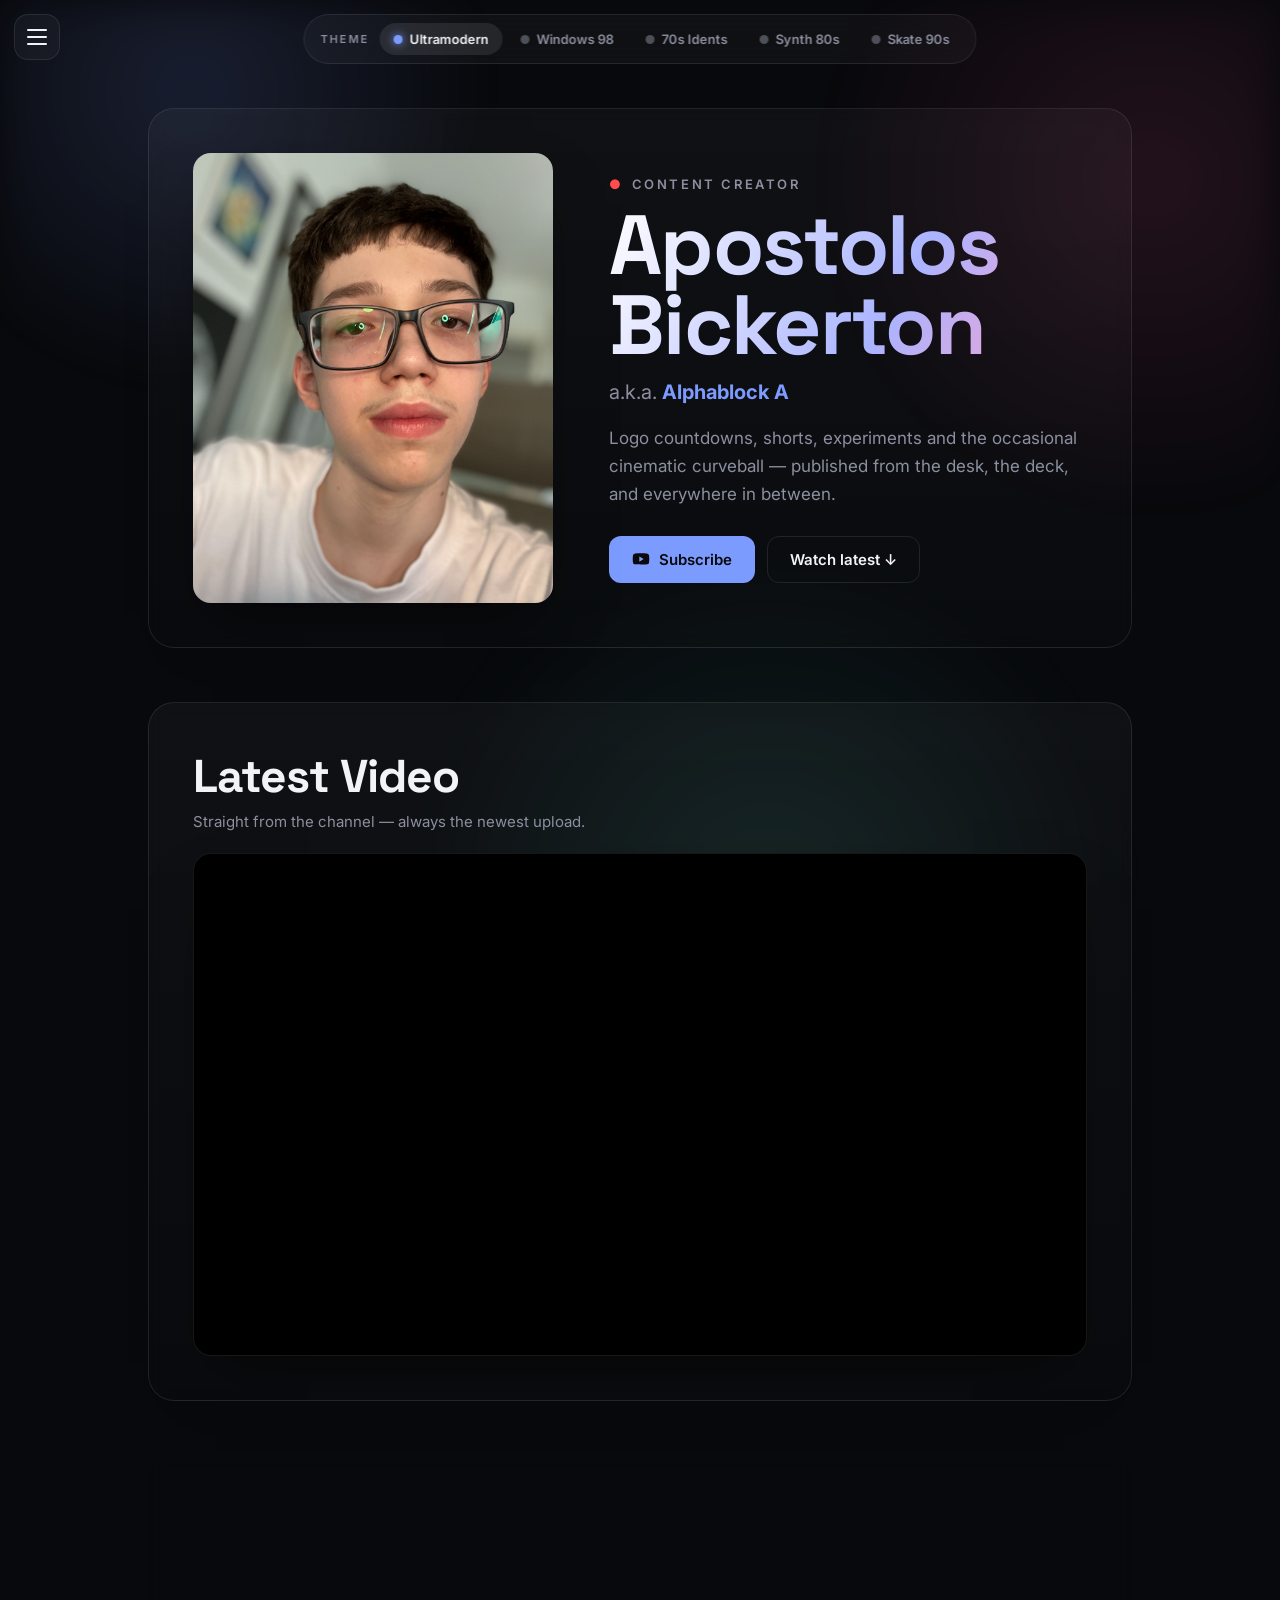
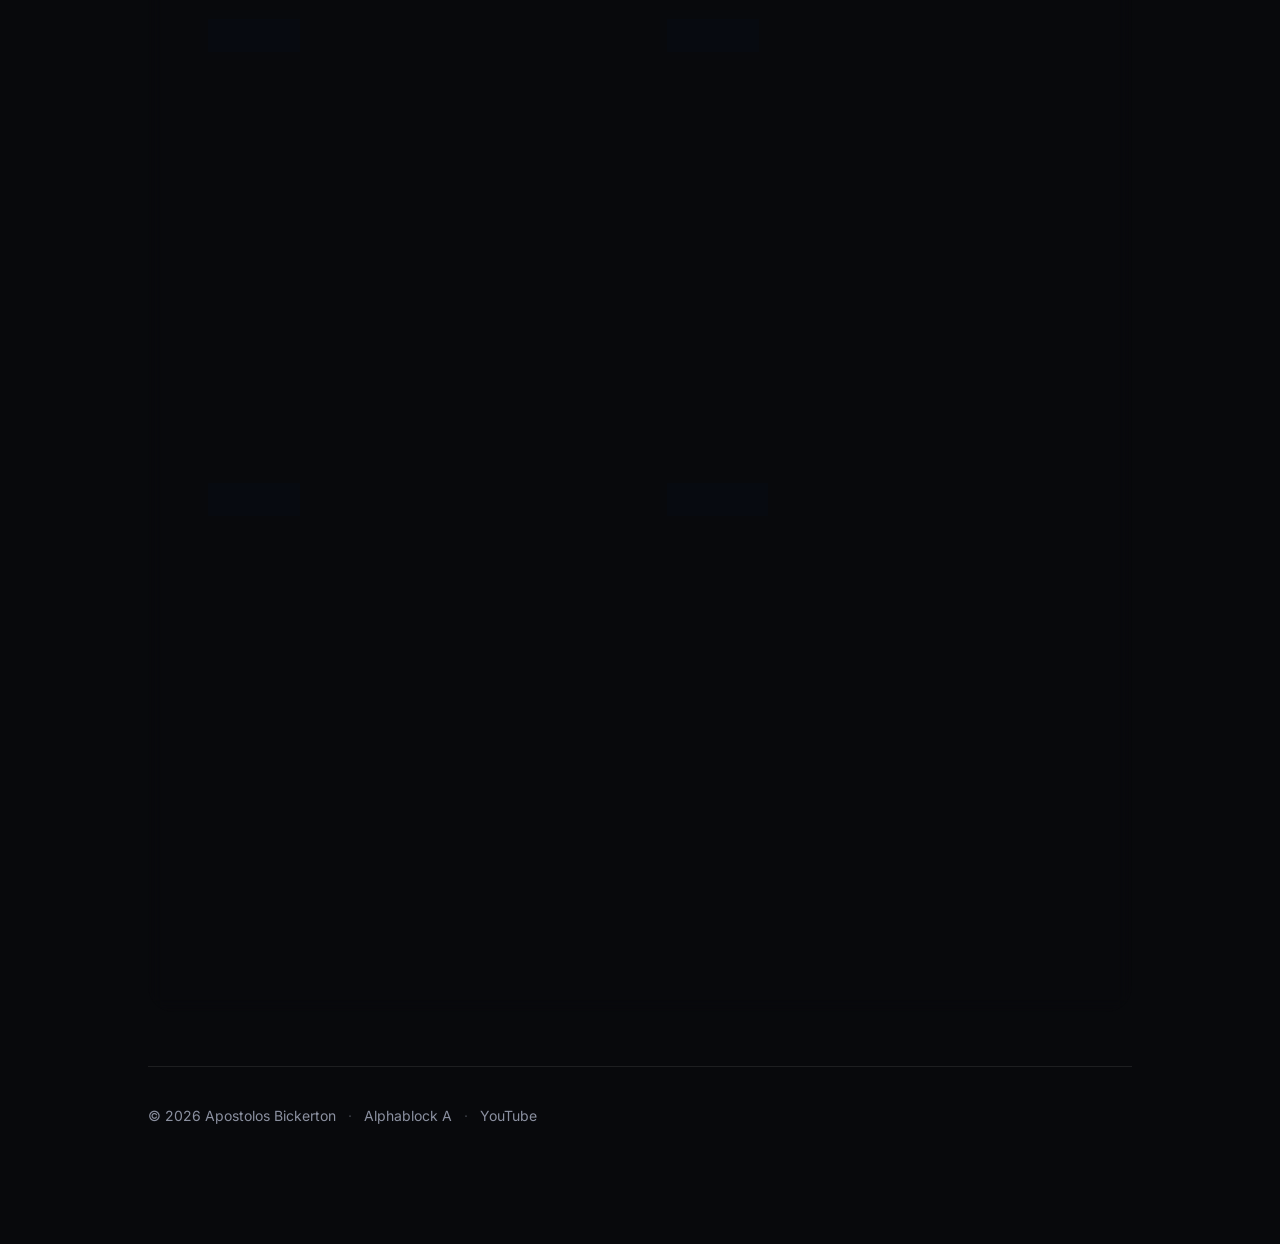
<file: index.html>
<!DOCTYPE html>
<html lang="en" data-theme="ultramodern">
<head>
<meta charset="UTF-8" />
<meta name="viewport" content="width=device-width, initial-scale=1.0, viewport-fit=cover" />
<title>Apostolos Bickerton — Alphablock A</title>
<meta name="description" content="Apostolos Bickerton — content creator, Alphablock A. Logo countdowns, shorts, and more." />
<meta property="og:title" content="Apostolos Bickerton — Alphablock A" />
<meta property="og:description" content="Content creator. Logo countdowns, shorts & experiments." />
<meta property="og:type" content="website" />
<meta property="og:url" content="https://apostolosbickerton.com/" />
<meta property="og:image" content="https://apostolosbickerton.com/og.png" />
<meta property="og:image:width" content="1200" />
<meta property="og:image:height" content="630" />
<meta property="og:image:alt" content="Apostolos Bickerton — Alphablock A, content creator" />
<meta name="twitter:card" content="summary_large_image" />
<meta name="twitter:title" content="Apostolos Bickerton — Alphablock A" />
<meta name="twitter:description" content="Content creator. Logo countdowns, shorts & experiments." />
<meta name="twitter:image" content="https://apostolosbickerton.com/og.png" />
<link rel="preconnect" href="https://fonts.googleapis.com" />
<link rel="preconnect" href="https://fonts.gstatic.com" crossorigin />
<link href="https://fonts.googleapis.com/css2?family=Anton&family=Audiowide&family=Bangers&family=DM+Serif+Display:ital@0;1&family=Inter:wght@300;400;500;600;700;800&family=Orbitron:wght@500;700;900&family=Permanent+Marker&family=Space+Grotesk:wght@400;500;600;700&family=VT323&display=swap" rel="stylesheet" />
<link rel="stylesheet" href="css/base.css" />
<link rel="stylesheet" href="css/themes.css" />
<link rel="icon" href="data:image/svg+xml,%3Csvg xmlns='http://www.w3.org/2000/svg' viewBox='0 0 100 100'%3E%3Crect width='100' height='100' rx='22' fill='%23111'/%3E%3Ctext x='50' y='70' font-size='62' text-anchor='middle' fill='%23fff' font-family='Arial' font-weight='bold'%3EA%3C/text%3E%3C/svg%3E" />
</head>
<body>

<!-- ===== Burger menu ===== -->
<button class="burger" id="burger" aria-label="Open menu" aria-expanded="false" aria-controls="drawer">
  <span></span><span></span><span></span>
</button>

<nav class="drawer" id="drawer" aria-hidden="true">
  <div class="drawer__scrim" id="drawerScrim"></div>
  <div class="drawer__panel" role="menu">
    <div class="drawer__head">
      <span class="drawer__brand">Apostolos&nbsp;B.</span>
      <button class="drawer__close" id="drawerClose" aria-label="Close menu">✕</button>
    </div>
    <a class="drawer__link" role="menuitem" href="#home" data-nav>Home</a>
    <a class="drawer__link" role="menuitem" href="#video" data-nav>Latest Video</a>
    <a class="drawer__link" role="menuitem" href="#projects" data-nav>Projects</a>
    <div class="drawer__sep">Projects</div>
    <a class="drawer__link drawer__link--ext" role="menuitem" href="/heatwave/" target="_blank" rel="noopener">Heatwave Portal <i>↗</i></a>
    <a class="drawer__link drawer__link--ext" role="menuitem" href="https://alphaclimate.xyz" target="_blank" rel="noopener">Köppen Climate Explorer <i>↗</i></a>
    <a class="drawer__link drawer__link--ext" role="menuitem" href="https://www.kbsmediavideomaker.com" target="_blank" rel="noopener">KBS Media Video Maker <i>↗</i></a>
    <div class="drawer__sep">Elsewhere</div>
    <a class="drawer__link drawer__link--ext" role="menuitem" href="https://www.youtube.com/@AlphablockATheContentCreator" target="_blank" rel="noopener">YouTube <i>↗</i></a>
  </div>
</nav>

<!-- ===== Per-theme ambient FX layers (CSS shows/hides per theme) ===== -->
<div class="fx fx-grid" aria-hidden="true"></div>
<div class="fx fx-sun" aria-hidden="true"></div>
<div class="fx fx-scanlines" aria-hidden="true"></div>
<div class="fx fx-grain" aria-hidden="true"></div>
<div class="fx fx-vignette" aria-hidden="true"></div>
<div class="fx fx-stickerbomb" aria-hidden="true"></div>
<div class="fx fx-mesh" aria-hidden="true"></div>

<!-- ===== Theme Switcher ===== -->
<div class="switcher" role="group" aria-label="Theme selector">
  <span class="switcher__label">Theme</span>
  <div class="switcher__btns">
    <button class="chip" data-set="ultramodern" aria-pressed="true"><span class="chip__dot"></span>Ultramodern</button>
    <button class="chip" data-set="win98" aria-pressed="false"><span class="chip__dot"></span>Windows 98</button>
    <button class="chip" data-set="seventies" aria-pressed="false"><span class="chip__dot"></span>70s Idents</button>
    <button class="chip" data-set="synth80s" aria-pressed="false"><span class="chip__dot"></span>Synth 80s</button>
    <button class="chip" data-set="skate90s" aria-pressed="false"><span class="chip__dot"></span>Skate 90s</button>
  </div>
</div>

<!-- ===== Windows 98 desktop chrome (only shown in win98 theme) ===== -->
<div class="win98-taskbar" aria-hidden="true">
  <button class="win98-start"><span class="win98-start__logo"></span>Start</button>
  <div class="win98-tasks"><span class="win98-task active">Apostolos.exe</span></div>
  <div class="win98-tray"><span class="win98-clock" id="win98Clock">12:00 PM</span></div>
</div>

<main class="stage">

  <!-- 70s "presented in" pre-title curtain -->
  <div class="ident-card" aria-hidden="true">
    <div class="ident-card__inner">
      <div class="ident-card__star">★</div>
      <div class="ident-card__line1">An Alphablock&nbsp;A Presentation</div>
      <div class="ident-card__line2">In Glorious Widescreen</div>
    </div>
  </div>

  <!-- ===== HERO ===== -->
  <section class="hero panel" id="home">
    <div class="hero__titlebar"><span class="hero__titlebar-name">Apostolos.exe</span><span class="hero__titlebar-ctrls"><i>_</i><i>▢</i><i>✕</i></span></div>
    <div class="hero__grid">
      <figure class="portrait">
        <div class="portrait__frame">
          <img src="assets/apostolos.jpg" alt="Apostolos Bickerton" id="portrait"
               onerror="this.style.display='none';this.parentNode.classList.add('portrait--placeholder')" />
          <div class="portrait__placeholder-art" aria-hidden="true">A</div>
          <div class="portrait__shine" aria-hidden="true"></div>
        </div>
        <figcaption class="portrait__cap">Apostolos B.</figcaption>
      </figure>

      <div class="hero__text">
        <p class="eyebrow"><span class="eyebrow__live">●</span> Content Creator</p>
        <h1 class="name">Apostolos<br/>Bickerton</h1>
        <p class="alias">a.k.a. <strong>Alphablock&nbsp;A</strong></p>
        <p class="bio">Logo countdowns, shorts, experiments and the occasional cinematic curveball — published from the desk, the deck, and everywhere in between.</p>
        <div class="cta">
          <a class="btn btn--primary" href="https://www.youtube.com/@AlphablockATheContentCreator" target="_blank" rel="noopener">
            <svg viewBox="0 0 24 24" width="18" height="18" aria-hidden="true"><path fill="currentColor" d="M23 12s0-3.5-.45-5.18a2.78 2.78 0 0 0-1.95-1.96C18.88 4.4 12 4.4 12 4.4s-6.88 0-8.6.46A2.78 2.78 0 0 0 1.45 6.82C1 8.5 1 12 1 12s0 3.5.45 5.18a2.78 2.78 0 0 0 1.95 1.96c1.72.46 8.6.46 8.6.46s6.88 0 8.6-.46a2.78 2.78 0 0 0 1.95-1.96C23 15.5 23 12 23 12ZM9.75 15.5v-7L15.5 12l-5.75 3.5Z"/></svg>
            Subscribe
          </a>
          <a class="btn btn--ghost" href="#video">Watch latest ↓</a>
        </div>
      </div>
    </div>
  </section>

  <!-- ===== LATEST VIDEO ===== -->
  <section class="video panel" id="video">
    <div class="hero__titlebar"><span class="hero__titlebar-name">Media Player — Now Playing</span><span class="hero__titlebar-ctrls"><i>_</i><i>▢</i><i>✕</i></span></div>
    <div class="section-head">
      <h2 class="sec-title">Latest Video</h2>
      <span class="sec-sub">Straight from the channel — always the newest upload.</span>
    </div>
    <div class="video-wrap">
      <iframe
        id="ytFrame"
        src="https://www.youtube-nocookie.com/embed/videoseries?list=UUYhvfZTR8hAnhDhnd7vOpLA&rel=0"
        title="Latest video by Alphablock A"
        frameborder="0"
        allow="accelerometer; autoplay; clipboard-write; encrypted-media; gyroscope; picture-in-picture; web-share"
        referrerpolicy="strict-origin-when-cross-origin"
        allowfullscreen></iframe>
    </div>
  </section>

  <!-- ===== PROJECTS ===== -->
  <section class="projects panel" id="projects">
    <div class="hero__titlebar"><span class="hero__titlebar-name">Projects</span><span class="hero__titlebar-ctrls"><i>_</i><i>▢</i><i>✕</i></span></div>
    <div class="section-head">
      <h2 class="sec-title">Projects</h2>
      <span class="sec-sub">Things built along the way.</span>
    </div>
    <div class="projects__grid">
      <a class="project-card" href="https://alphaclimate.xyz" target="_blank" rel="noopener">
        <div class="project-card__thumb">
          <img src="assets/koppen-preview.jpg" alt="Köppen Climate Explorer — interactive 3D globe of the world's climate zones" loading="lazy" />
          <span class="project-card__badge"><span class="project-card__badge-dot"></span>Live site</span>
        </div>
        <div class="project-card__body">
          <h3 class="project-card__title">Köppen Climate Explorer</h3>
          <p class="project-card__desc">An interactive 3D map of the world's climate zones — past, present and projected futures. Built this one together.</p>
          <span class="project-card__link">alphaclimate.xyz →</span>
        </div>
      </a>
      <a class="project-card project-card--heatwave" href="/heatwave/" target="_blank" rel="noopener">
        <div class="project-card__thumb">
          <img src="assets/heatwave-preview.jpg" alt="Heatwave Portal — live planetary heat scanner ranking the hottest places on Earth" loading="lazy" />
          <span class="project-card__badge"><span class="project-card__badge-dot"></span>Live site</span>
        </div>
        <div class="project-card__body">
          <h3 class="project-card__title">Heatwave Portal</h3>
          <p class="project-card__desc">A live planetary heat scanner — ranks the hottest places on Earth in real time, with a 3D globe and live cams.</p>
          <span class="project-card__link">Open portal →</span>
        </div>
      </a>
      <a class="project-card project-card--kbsmvm" href="https://www.kbsmediavideomaker.com" target="_blank" rel="noopener">
        <div class="project-card__thumb">
          <img src="assets/kbsmvm-preview.jpg" alt="KBS Media Video Maker — a 1996-style Korean broadcast title card in gold lettering with S-VHS tape artefacts" loading="lazy" />
          <span class="project-card__badge"><span class="project-card__badge-dot"></span>Live site</span>
        </div>
        <div class="project-card__body">
          <h3 class="project-card__title">KBS Media Video Maker</h3>
          <p class="project-card__desc">A Korean broadcast-style title, caption and credit maker. Pick any year from 1991 to 2026 and the typography, animation and tape filter change with it — two layers, your own footage and voice-actor recordings, WebM export.</p>
          <span class="project-card__link">kbsmediavideomaker.com →</span>
        </div>
      </a>
      <a class="project-card project-card--alphaverse" href="/projects/alphasvideogeneratinguniverse/">
        <div class="project-card__thumb">
          <img src="assets/alphaverse-preview.svg" alt="Alpha's Video Generating Universe — a cosmic starfield with a film frame and a two-hour duration readout" loading="lazy" />
          <span class="project-card__badge project-card__badge--wip"><span class="project-card__badge-dot"></span>Prototype</span>
        </div>
        <div class="project-card__body">
          <h3 class="project-card__title">Alpha's Video Generating Universe</h3>
          <p class="project-card__desc">A video-directing studio prototype — pick a model, set keyframes, add references, and type any duration in minutes or hours. The preview is a simulation, not real generation.</p>
          <span class="project-card__link">Enter the universe →</span>
        </div>
      </a>
    </div>
  </section>

  <footer class="site-footer">
    <span>© <span id="year">2026</span> Apostolos Bickerton</span>
    <span class="site-footer__sep">·</span>
    <span>Alphablock A</span>
    <span class="site-footer__sep">·</span>
    <a href="https://www.youtube.com/@AlphablockATheContentCreator" target="_blank" rel="noopener">YouTube</a>
  </footer>
</main>

<script src="js/app.js"></script>
</body>
</html>
</file>
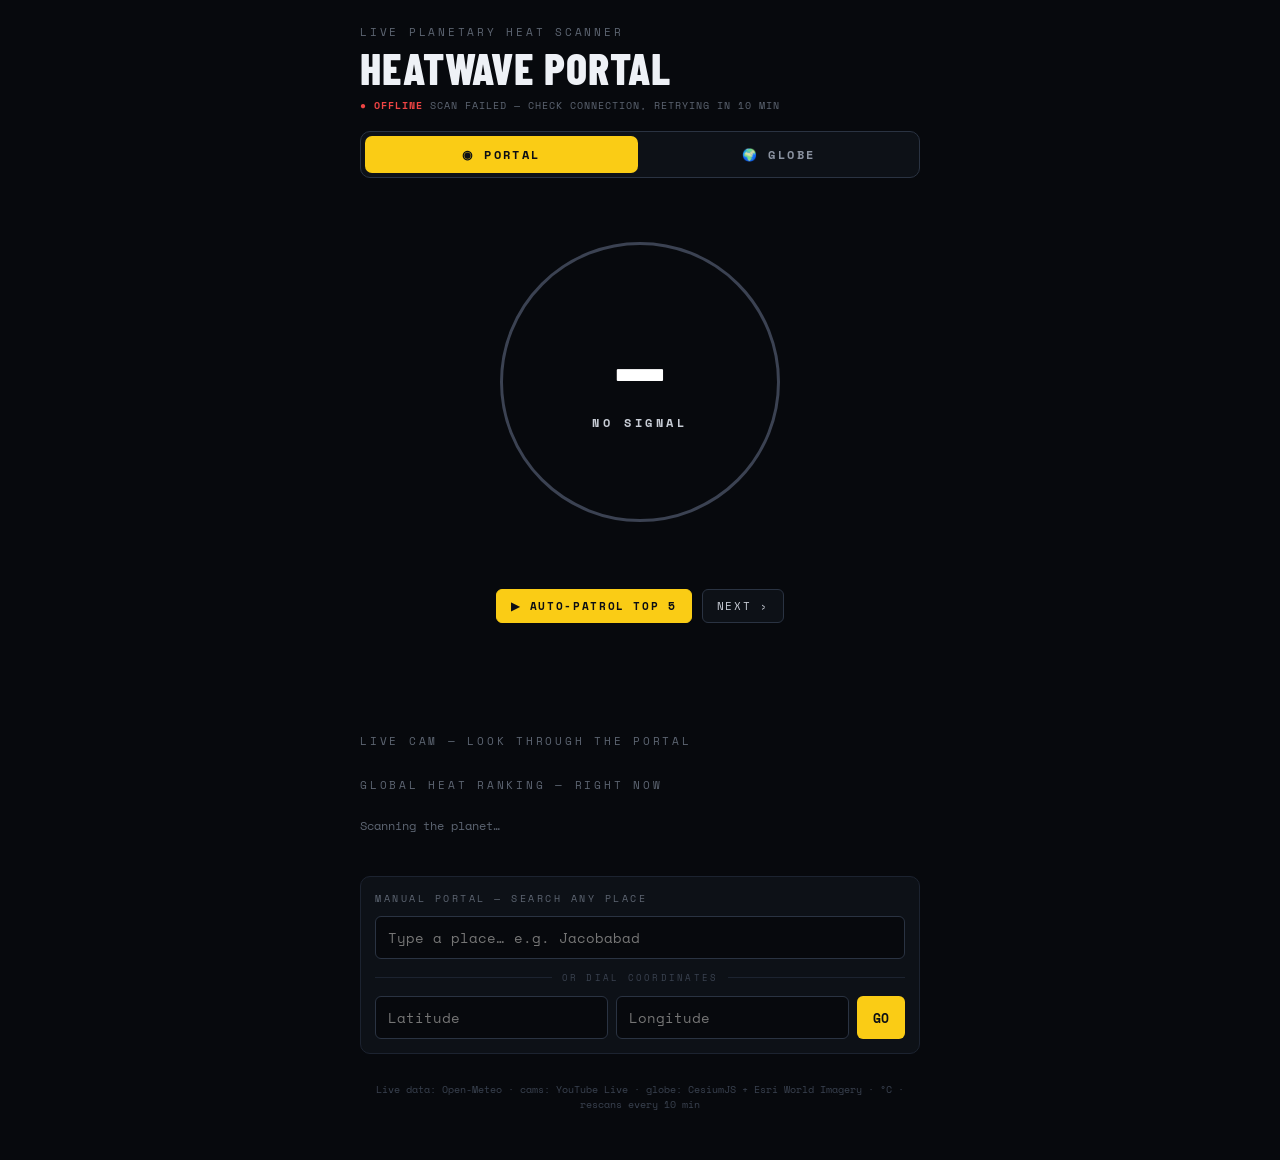
<file: heatwave/index.html>
<!DOCTYPE html>
<html lang="en">
<head>
<meta charset="UTF-8">
<meta name="viewport" content="width=device-width, initial-scale=1.0">
<title>Heatwave Portal — Live</title>
<link href="https://fonts.googleapis.com/css2?family=Barlow+Condensed:wght@600;800&family=Space+Mono:wght@400;700&display=swap" rel="stylesheet">
<style>
  :root { --glow: #3b425299; --glow-soft: #3b425233; }
  * { box-sizing: border-box; margin: 0; padding: 0; }
  body {
    background: #07090d; color: #c8cdd6;
    font-family: 'Space Mono', ui-monospace, Menlo, monospace;
    padding: 24px 16px 48px; min-height: 100vh;
  }
  .wrap { max-width: 560px; margin: 0 auto; }
  .eyebrow { font-size: 11px; letter-spacing: .25em; color: #5d6572; }
  h1 {
    font-family: 'Barlow Condensed', sans-serif; font-weight: 800;
    font-size: 44px; line-height: 1; margin-top: 6px; color: #eef1f6;
    text-transform: uppercase; letter-spacing: .02em;
  }
  .scanline { font-size: 10px; color: #5d6572; margin-top: 8px; letter-spacing: .1em; }
  .scanline .live { color: #ef4444; font-weight: 700; }
  .rankbadge {
    display: inline-block; font-size: 11px; font-weight: 700; letter-spacing: .2em;
    padding: 4px 12px; border: 1px solid; border-radius: 999px; margin-bottom: 14px;
  }
  .portal-row { display: flex; flex-direction: column; align-items: center; margin: 24px 0 8px; }
  .portal {
    width: 280px; height: 280px; border-radius: 50%;
    border: 3px solid #3b4252; position: relative;
    display: flex; flex-direction: column; align-items: center; justify-content: center;
    animation: pulse 3.2s ease-in-out infinite;
    transition: border-color 1s ease;
  }
  @keyframes pulse {
    0%,100% { box-shadow: 0 0 60px var(--glow), 0 0 140px var(--glow-soft), inset 0 0 80px var(--glow-soft); }
    50%     { box-shadow: 0 0 90px var(--glow), 0 0 200px var(--glow-soft), inset 0 0 110px var(--glow-soft); }
  }
  .haze {
    position: absolute; inset: 20px; border-radius: 50%;
    filter: blur(6px); pointer-events: none; display: none;
    animation: haze 2.4s ease-in-out infinite;
  }
  @keyframes haze {
    0%,100% { transform: scaleY(1); opacity: .55; }
    50%     { transform: scaleY(1.06) translateY(-4px); opacity: .85; }
  }
  @media (prefers-reduced-motion: reduce) { .portal, .haze { animation: none !important; } }
  .bigtemp { font-family:'Barlow Condensed',sans-serif; font-weight:800; font-size:84px; line-height:1; color:#fff; }
  .heatlabel { font-size:12px; letter-spacing:.3em; font-weight:700; margin-top:6px; }
  .daynight { font-size:11px; color:#8b93a1; margin-top:10px; }
  .locname { font-family:'Barlow Condensed',sans-serif; font-weight:600; font-size:24px; color:#eef1f6; text-align:center; }
  .coords { font-size:11px; color:#5d6572; letter-spacing:.15em; text-align:center; margin-bottom:14px; }
  .cyclebar { display:flex; align-items:center; justify-content:center; gap:10px; margin-bottom:20px; }
  .cyclebar button {
    background:#0d1117; border:1px solid #2a3342; color:#c8cdd6; border-radius:6px;
    padding:8px 14px; font-family:inherit; font-size:11px; letter-spacing:.15em; cursor:pointer;
  }
  .cyclebar button.on { background:#facc15; color:#0b0e14; border-color:#facc15; font-weight:700; }
  .stats { display:grid; grid-template-columns:repeat(3,1fr); gap:8px; margin-bottom:26px; }
  .stat { background:#0d1117; border:1px solid #1c2330; border-radius:8px; padding:10px 8px; text-align:center; }
  .stat .l { font-size:9px; letter-spacing:.2em; color:#5d6572; }
  .stat .v { font-size:18px; font-weight:700; color:#eef1f6; margin-top:3px; }
  .cam { margin-bottom: 28px; }
  .cam-frame { width:100%; aspect-ratio:16/9; border:1px solid #1c2330; border-radius:10px; overflow:hidden; background:#0d1117; }
  .cam-frame iframe { width:100%; height:100%; border:0; display:block; }
  .cam-fallback {
    width:100%; aspect-ratio:16/9; border:1px dashed #2a3342; border-radius:10px;
    display:flex; flex-direction:column; align-items:center; justify-content:center;
    gap:10px; text-align:center; padding:16px;
  }
  .cam-fallback p { font-size:12px; color:#8b93a1; }
  .cam-fallback a { background:#facc15; color:#0b0e14; text-decoration:none; font-weight:700; font-size:13px; padding:10px 16px; border-radius:6px; }
  .panel { background:#0d1117; border:1px solid #1c2330; border-radius:10px; padding:14px; margin-bottom:28px; }
  .panel .l { font-size:10px; letter-spacing:.25em; color:#5d6572; margin-bottom:10px; }
  .searchbox { position:relative; margin-bottom:10px; }
  .searchbox input {
    width:100%; background:#07090d; border:1px solid #2a3342; border-radius:6px;
    color:#eef1f6; padding:10px 12px; font-family:inherit; font-size:14px;
  }
  .suggest {
    position:absolute; top:calc(100% + 4px); left:0; right:0; z-index:10;
    background:#0d1117; border:1px solid #2a3342; border-radius:8px;
    overflow:hidden; display:none; box-shadow:0 12px 30px rgba(0,0,0,.6);
  }
  .suggest .opt { padding:10px 12px; cursor:pointer; border-bottom:1px solid #141a24; }
  .suggest .opt:last-child { border-bottom:none; }
  .suggest .opt:hover, .suggest .opt.hl { background:#161d29; }
  .suggest .opt .pn { font-size:13px; color:#eef1f6; }
  .suggest .opt .pc { font-size:10px; color:#5d6572; letter-spacing:.1em; }
  .ordiv { display:flex; align-items:center; gap:10px; margin:12px 0; }
  .ordiv::before, .ordiv::after { content:""; flex:1; height:1px; background:#1c2330; }
  .ordiv span { font-size:9px; letter-spacing:.25em; color:#3a4250; }
  .dial { display:flex; gap:8px; }
  .dial input { flex:1; min-width:0; background:#07090d; border:1px solid #2a3342; border-radius:6px; color:#eef1f6; padding:10px 12px; font-family:inherit; font-size:14px; }
  .dial button { background:#facc15; color:#0b0e14; border:none; border-radius:6px; padding:10px 16px; font-family:inherit; font-weight:700; font-size:13px; cursor:pointer; }
  input:focus-visible, button:focus-visible, .hotrow:focus-visible { outline:2px solid #facc15; }
  .err { background:#1a0e0e; border:1px solid #7f1d1d; border-radius:8px; padding:10px 14px; font-size:12px; color:#fca5a5; margin-bottom:20px; display:none; }
  .hotrow { display:flex; align-items:center; gap:12px; padding:11px 10px; border-bottom:1px solid #141a24; border-radius:6px; cursor:pointer; }
  .hotrow:hover { background:#11151c; }
  .hotrow.active { background:#161207; border-left:3px solid #facc15; }
  .hotrow .rank { width:22px; font-size:12px; color:#5d6572; }
  .hotrow .dot { width:10px; height:10px; border-radius:50%; flex-shrink:0; }
  .hotrow .info { flex:1; min-width:0; }
  .hotrow .nm { font-size:13px; color:#eef1f6; white-space:nowrap; overflow:hidden; text-overflow:ellipsis; }
  .hotrow .sub { font-size:10px; color:#5d6572; }
  .hotrow .tmp { font-family:'Barlow Condensed',sans-serif; font-weight:800; font-size:24px; }
  .camtag { font-size:9px; letter-spacing:.15em; color:#facc15; }
  footer { font-size:10px; color:#3a4250; margin-top:26px; text-align:center; }
  /* ── Segmented control ── */
  .seg {
    display:flex; background:#0d1117; border:1px solid #2a3342; border-radius:10px;
    padding:4px; gap:4px; margin:18px 0 6px;
  }
  .seg button {
    flex:1; background:transparent; border:none; color:#8b93a1; border-radius:7px;
    padding:10px 0; font-family:inherit; font-size:12px; letter-spacing:.2em;
    font-weight:700; cursor:pointer;
  }
  .seg button.on { background:#facc15; color:#0b0e14; }
  /* ── Globe view ── */
  #globeview { display:none; }
  #cesiumContainer {
    width:100%; height:64vh; min-height:380px; border:1px solid #1c2330;
    border-radius:12px; overflow:hidden; background:#000; position:relative;
  }
  #cesiumContainer .cesium-viewer-bottom { font-size:9px; opacity:.6; }
  .globecard {
    display:none; margin-top:12px; background:#0d1117; border:1px solid #2a3342;
    border-radius:10px; padding:14px; align-items:center; gap:14px;
  }
  .globecard .gtemp { font-family:'Barlow Condensed',sans-serif; font-weight:800; font-size:40px; line-height:1; }
  .globecard .ginfo { flex:1; min-width:0; }
  .globecard .gnm { font-size:14px; color:#eef1f6; }
  .globecard .gsub { font-size:10px; color:#5d6572; letter-spacing:.1em; margin-top:2px; }
  .globecard button {
    background:#facc15; color:#0b0e14; border:none; border-radius:6px;
    padding:10px 14px; font-family:inherit; font-weight:700; font-size:11px;
    letter-spacing:.1em; cursor:pointer; white-space:nowrap;
  }
  .globehint { font-size:10px; color:#5d6572; margin-top:10px; text-align:center; letter-spacing:.1em; }
</style>
</head>
<body>
<div class="wrap">
  <header>
    <div class="eyebrow">LIVE PLANETARY HEAT SCANNER</div>
    <h1>Heatwave Portal</h1>
    <div class="scanline" id="scanline"><span class="live">● SCANNING</span> 50 EXTREME-HEAT SITES WORLDWIDE…</div>
  </header>

  <div class="seg" role="tablist" aria-label="View mode">
    <button id="segportal" class="on" role="tab" aria-selected="true">◉ PORTAL</button>
    <button id="segglobe" role="tab" aria-selected="false">🌍 GLOBE</button>
  </div>

  <div id="portalview">

  <div class="portal-row">
    <div class="rankbadge" id="rankbadge" style="visibility:hidden">#1 HOTTEST ON EARTH</div>
    <div class="portal" id="portal">
      <div class="haze" id="haze"></div>
      <div class="bigtemp" id="bigtemp">--</div>
      <div class="heatlabel" id="heatlabel">SCANNING…</div>
      <div class="daynight" id="daynight"></div>
    </div>
  </div>

  <div class="locname" id="locname">&nbsp;</div>
  <div class="coords" id="coords">&nbsp;</div>

  <div class="cyclebar">
    <button id="autobtn" class="on" aria-pressed="true">▶ AUTO-PATROL TOP 5</button>
    <button id="nextbtn">NEXT ›</button>
  </div>

  <div class="stats" id="stats" style="visibility:hidden">
    <div class="stat"><div class="l">FEELS LIKE</div><div class="v" id="feels">--</div></div>
    <div class="stat"><div class="l">HUMIDITY</div><div class="v" id="humidity">--</div></div>
    <div class="stat"><div class="l">WIND</div><div class="v" id="wind">--</div></div>
  </div>

  <div class="cam">
    <div class="eyebrow" style="margin-bottom:10px">LIVE CAM — LOOK THROUGH THE PORTAL</div>
    <div id="camslot"></div>
  </div>

  <div class="err" id="err"></div>

  <div class="eyebrow" style="margin-bottom:10px">GLOBAL HEAT RANKING — RIGHT NOW</div>
  <div id="board"><div style="font-size:12px;color:#5d6572;padding:14px 0">Scanning the planet…</div></div>

  <div class="panel" style="margin-top:28px">
    <div class="l">MANUAL PORTAL — SEARCH ANY PLACE</div>
    <div class="searchbox">
      <input id="placeq" placeholder="Type a place… e.g. Jacobabad" autocomplete="off"
             aria-label="Search for a place" role="combobox" aria-expanded="false" aria-controls="suggest">
      <div class="suggest" id="suggest" role="listbox"></div>
    </div>
    <div class="ordiv"><span>OR DIAL COORDINATES</span></div>
    <div class="dial">
      <input id="lat" placeholder="Latitude" inputmode="decimal" aria-label="Latitude">
      <input id="lon" placeholder="Longitude" inputmode="decimal" aria-label="Longitude">
      <button id="go">GO</button>
    </div>
  </div>

  </div><!-- /portalview -->

  <div id="globeview">
    <div id="cesiumContainer"></div>
    <div class="globecard" id="globecard">
      <div class="gtemp" id="gtemp">--°</div>
      <div class="ginfo">
        <div class="gnm" id="gnm"></div>
        <div class="gsub" id="gsub"></div>
      </div>
      <button id="gopen">OPEN PORTAL HERE →</button>
    </div>
    <div class="globehint">DRAG TO SPIN · SCROLL / PINCH TO ZOOM · TAP A HEAT MARKER</div>
  </div>

  <footer>Live data: Open-Meteo · cams: YouTube Live · globe: CesiumJS + Esri World Imagery · °C · rescans every 10 min</footer>
</div>

<script>
// ═══════════════════════════════════════════════════════════════
// THE SCAN LIST: ~50 of Earth's extreme-heat candidate sites,
// both hemispheres, so the ranking flips with the seasons.
// cam: YouTube video ID for a live stream, or null.
// ═══════════════════════════════════════════════════════════════
const SITES = [
  // South Asia
  { name:"Jacobabad, Pakistan", lat:28.28, lon:68.44, koppen:"BWh", cam:null },
  { name:"Sibi, Pakistan", lat:29.54, lon:67.88, koppen:"BWh", cam:null },
  { name:"Nawabshah, Pakistan", lat:26.24, lon:68.40, koppen:"BWh", cam:null },
  { name:"Turbat, Pakistan", lat:26.00, lon:63.04, koppen:"BWh", cam:null },
  { name:"Churu, India", lat:28.30, lon:74.97, koppen:"BWh", cam:null },
  { name:"Delhi, India", lat:28.61, lon:77.21, koppen:"BSh", cam:null },
  { name:"Nagpur, India", lat:21.15, lon:79.09, koppen:"Aw", cam:null },
  // Middle East
  { name:"Kuwait City, Kuwait", lat:29.38, lon:47.99, koppen:"BWh", cam:null },
  { name:"Basra, Iraq", lat:30.51, lon:47.81, koppen:"BWh", cam:null },
  { name:"Baghdad, Iraq", lat:33.31, lon:44.37, koppen:"BWh", cam:null },
  { name:"Ahvaz, Iran", lat:31.32, lon:48.67, koppen:"BWh", cam:null },
  { name:"Dezful, Iran", lat:32.38, lon:48.40, koppen:"BWh", cam:null },
  { name:"Bandar-e Mahshahr, Iran", lat:30.56, lon:49.19, koppen:"BWh", cam:null },
  { name:"Doha, Qatar", lat:25.29, lon:51.53, koppen:"BWh", cam:null },
  { name:"Abu Dhabi, UAE", lat:24.45, lon:54.38, koppen:"BWh", cam:null },
  { name:"Dubai Marina, UAE", lat:25.08, lon:55.14, koppen:"BWh", cam:"ka9MsehA8I4" },
  { name:"Riyadh, Saudi Arabia", lat:24.71, lon:46.68, koppen:"BWh", cam:null },
  { name:"Mecca, Saudi Arabia", lat:21.39, lon:39.86, koppen:"BWh", cam:null },
  { name:"Tirat Zvi, Israel", lat:32.42, lon:35.53, koppen:"BSh", cam:null },
  // Sahara & Africa
  { name:"Dallol, Ethiopia", lat:14.24, lon:40.30, koppen:"BWh", cam:null },
  { name:"Timbuktu, Mali", lat:16.77, lon:-3.01, koppen:"BWh", cam:null },
  { name:"Niamey, Niger", lat:13.51, lon:2.13, koppen:"BSh", cam:null },
  { name:"Bilma, Niger", lat:18.69, lon:12.92, koppen:"BWh", cam:null },
  { name:"Faya-Largeau, Chad", lat:17.92, lon:19.11, koppen:"BWh", cam:null },
  { name:"In Salah, Algeria", lat:27.19, lon:2.48, koppen:"BWh", cam:null },
  { name:"Ouargla, Algeria", lat:31.95, lon:5.33, koppen:"BWh", cam:null },
  { name:"Kebili, Tunisia", lat:33.70, lon:8.97, koppen:"BWh", cam:null },
  { name:"Aswan, Egypt", lat:24.09, lon:32.90, koppen:"BWh", cam:null },
  { name:"Khartoum, Sudan", lat:15.50, lon:32.56, koppen:"BWh", cam:null },
  // North America
  { name:"Death Valley, USA", lat:36.46, lon:-116.87, koppen:"BWh", cam:null },
  { name:"Phoenix, USA", lat:33.45, lon:-112.07, koppen:"BWh", cam:null },
  { name:"Las Vegas, USA", lat:36.17, lon:-115.14, koppen:"BWh", cam:"mmSKBT_nTfY" },
  { name:"Palm Springs, USA", lat:33.83, lon:-116.55, koppen:"BWh", cam:null },
  { name:"Tucson, USA", lat:32.22, lon:-110.97, koppen:"BWh", cam:null },
  { name:"El Centro, USA", lat:32.79, lon:-115.56, koppen:"BWh", cam:null },
  { name:"Mexicali, Mexico", lat:32.62, lon:-115.45, koppen:"BWh", cam:null },
  { name:"Hermosillo, Mexico", lat:29.07, lon:-110.96, koppen:"BWh", cam:null },
  // Australia (southern hemisphere — watch these in January)
  { name:"Marble Bar, Australia", lat:-21.17, lon:119.75, koppen:"BWh", cam:null },
  { name:"Oodnadatta, Australia", lat:-27.55, lon:135.45, koppen:"BWh", cam:null },
  { name:"Birdsville, Australia", lat:-25.90, lon:139.35, koppen:"BWh", cam:null },
  { name:"Onslow, Australia", lat:-21.64, lon:115.11, koppen:"BWh", cam:null },
  { name:"Alice Springs, Australia", lat:-23.70, lon:133.88, koppen:"BWh", cam:null },
  // South America (southern hemisphere)
  { name:"Villamontes, Bolivia", lat:-21.26, lon:-63.47, koppen:"Aw", cam:null },
  { name:"Rivadavia, Argentina", lat:-24.19, lon:-62.88, koppen:"BSh", cam:null },
  { name:"Santiago del Estero, Argentina", lat:-27.78, lon:-64.26, koppen:"BSh", cam:null },
  // Central & East Asia
  { name:"Turpan, China", lat:42.95, lon:89.18, koppen:"BWk", cam:null },
  { name:"Termez, Uzbekistan", lat:37.22, lon:67.28, koppen:"BWk", cam:null },
  { name:"Ashgabat, Turkmenistan", lat:37.96, lon:58.33, koppen:"BWk", cam:null },
  // Europe (heatwave watch) & SE Asia
  { name:"Seville, Spain", lat:37.39, lon:-5.98, koppen:"Csa", cam:null },
  { name:"Athens, Greece", lat:37.98, lon:23.73, koppen:"Csa", cam:null },
  { name:"Bangkok, Thailand", lat:13.74, lon:100.56, koppen:"Aw", cam:"Q71sLS8h9a4" },
];

const heatColor = t => t==null ? "#3b4252" : t<=0 ? "#38bdf8" : t<=10 ? "#2dd4bf" : t<=20 ? "#a3e635" : t<=28 ? "#facc15" : t<=34 ? "#fb923c" : t<=40 ? "#ef4444" : t<=46 ? "#dc2626" : "#ffffff";
const heatLabel = t => t==null ? "NO DATA" : t<=0 ? "FREEZING" : t<=10 ? "COLD" : t<=20 ? "MILD" : t<=28 ? "WARM" : t<=34 ? "HOT" : t<=40 ? "VERY HOT" : t<=46 ? "EXTREME HEAT" : "RECORD TERRITORY";
const $ = id => document.getElementById(id);
const ordinal = n => n===1?"#1 HOTTEST ON EARTH":`#${n} HOTTEST ON EARTH`;

let ranked = [];       // sites sorted by current temp, hottest first
let cursor = 0;        // index into top-5 patrol
let auto = true;
let patrolTimer = null;
let current = null;

// One batched request for all sites (Open-Meteo supports lists)
async function scanPlanet() {
  const lats = SITES.map(s => s.lat).join(",");
  const lons = SITES.map(s => s.lon).join(",");
  const url = `https://api.open-meteo.com/v1/forecast?latitude=${lats}&longitude=${lons}&current=temperature_2m,apparent_temperature,relative_humidity_2m,wind_speed_10m,is_day&daily=temperature_2m_max&forecast_days=1&timezone=auto`;
  const r = await fetch(url);
  if (!r.ok) throw new Error("scan failed");
  const arr = await r.json();
  const list = (Array.isArray(arr) ? arr : [arr]).map((d, i) => ({
    ...SITES[i],
    w: {
      temp: d.current.temperature_2m, feels: d.current.apparent_temperature,
      humidity: d.current.relative_humidity_2m, wind: d.current.wind_speed_10m,
      isDay: d.current.is_day === 1, todayMax: d.daily?.temperature_2m_max?.[0],
      timezone: d.timezone,
    },
  }));
  list.sort((a, b) => b.w.temp - a.w.temp);
  return list;
}

function localTime(tz) {
  try { return new Intl.DateTimeFormat("en-GB",{hour:"2-digit",minute:"2-digit",timeZone:tz}).format(new Date()); }
  catch { return "--:--"; }
}

function renderCam(loc) {
  const slot = $("camslot");
  if (loc.cam) {
    slot.innerHTML = `<div class="cam-frame"><iframe
      src="https://www.youtube-nocookie.com/embed/${loc.cam}?autoplay=1&mute=1"
      title="Live cam: ${loc.name}" allow="autoplay; encrypted-media"
      allowfullscreen referrerpolicy="strict-origin-when-cross-origin"></iframe></div>`;
  } else {
    const q = encodeURIComponent(`${loc.name} live cam`);
    slot.innerHTML = `<div class="cam-fallback">
      <p>No permanent live cam configured here yet.</p>
      <a href="https://www.youtube.com/results?search_query=${q}&sp=EgJAAQ%253D%253D" target="_blank" rel="noopener">FIND A LIVE CAM ↗</a>
      <p style="font-size:10px;color:#5d6572">Found one? Add its video ID to the SITES list at the top of this file.</p>
    </div>`;
  }
}

function showSite(site, rank) {
  current = site;
  const w = site.w, c = heatColor(w.temp);
  document.documentElement.style.setProperty("--glow", c + "99");
  document.documentElement.style.setProperty("--glow-soft", c + "33");
  const badge = $("rankbadge");
  if (rank) {
    badge.style.visibility = "visible";
    badge.textContent = ordinal(rank);
    badge.style.color = c; badge.style.borderColor = c;
  } else {
    badge.style.visibility = "visible";
    badge.textContent = "CUSTOM COORDINATES";
    badge.style.color = "#8b93a1"; badge.style.borderColor = "#2a3342";
  }
  const p = $("portal");
  p.style.borderColor = c;
  p.style.background = `radial-gradient(circle at 50% 62%, ${c}44 0%, ${c}18 42%, #0b0e14 78%)`;
  $("bigtemp").textContent = Math.round(w.temp) + "°";
  $("bigtemp").style.textShadow = `0 0 30px ${c}`;
  $("heatlabel").textContent = heatLabel(w.temp);
  $("heatlabel").style.color = c;
  $("daynight").textContent = `${w.isDay ? "☀ DAY" : "☾ NIGHT"} · ${localTime(w.timezone)} local`;
  const haze = $("haze");
  haze.style.display = w.temp >= 34 ? "block" : "none";
  haze.style.background = `radial-gradient(circle at 50% 80%, ${c}30, transparent 65%)`;
  $("locname").textContent = site.name;
  $("coords").textContent = `${site.lat.toFixed(2)}°, ${site.lon.toFixed(2)}°${site.koppen ? " · KÖPPEN " + site.koppen : ""}`;
  $("feels").textContent = Math.round(w.feels) + "°C";
  $("humidity").textContent = w.humidity + "%";
  $("wind").textContent = Math.round(w.wind) + " km/h";
  $("stats").style.visibility = "visible";
  renderCam(site);
  document.querySelectorAll(".hotrow").forEach((el, i) =>
    el.classList.toggle("active", ranked[i] === site));
}

function renderBoard() {
  const board = $("board");
  board.innerHTML = "";
  ranked.slice(0, 15).forEach((h, i) => {
    const row = document.createElement("div");
    row.className = "hotrow"; row.tabIndex = 0; row.setAttribute("role", "button");
    const c = heatColor(h.w.temp);
    row.innerHTML = `
      <div class="rank">${i + 1}</div>
      <div class="dot" style="background:${c};box-shadow:0 0 8px ${c}"></div>
      <div class="info">
        <div class="nm">${h.name} ${h.cam ? '<span class="camtag">● CAM</span>' : ""}</div>
        <div class="sub">Köppen ${h.koppen} · max today ${Math.round(h.w.todayMax)}°C</div>
      </div>
      <div class="tmp" style="color:${c}">${Math.round(h.w.temp)}°</div>`;
    const go = () => {
      stopPatrol();
      showSite(h, i + 1);
      window.scrollTo({ top: 0, behavior: "smooth" });
    };
    row.addEventListener("click", go);
    row.addEventListener("keydown", e => e.key === "Enter" && go());
    board.appendChild(row);
  });
}

// ── Auto-patrol: cycle through the live top 5 ────────────────────
function startPatrol() {
  auto = true;
  $("autobtn").classList.add("on");
  $("autobtn").setAttribute("aria-pressed", "true");
  clearInterval(patrolTimer);
  patrolTimer = setInterval(() => {
    cursor = (cursor + 1) % Math.min(5, ranked.length);
    showSite(ranked[cursor], cursor + 1);
  }, 20000);
}
function stopPatrol() {
  auto = false;
  $("autobtn").classList.remove("on");
  $("autobtn").setAttribute("aria-pressed", "false");
  clearInterval(patrolTimer);
}
$("autobtn").addEventListener("click", () => auto ? stopPatrol() : (showSite(ranked[cursor], cursor + 1), startPatrol()));
$("nextbtn").addEventListener("click", () => {
  stopPatrol();
  cursor = (cursor + 1) % Math.min(5, ranked.length);
  showSite(ranked[cursor], cursor + 1);
});

// ── Manual portal: shared opener ─────────────────────────────────
async function openManual(name, lat, lon) {
  const e = $("err");
  e.style.display = "none";
  stopPatrol();
  try {
    const url = `https://api.open-meteo.com/v1/forecast?latitude=${lat}&longitude=${lon}&current=temperature_2m,apparent_temperature,relative_humidity_2m,wind_speed_10m,is_day&daily=temperature_2m_max&forecast_days=1&timezone=auto`;
    const d = await (await fetch(url)).json();
    showSite({
      name, lat, lon, koppen: null, cam: null,
      w: {
        temp: d.current.temperature_2m, feels: d.current.apparent_temperature,
        humidity: d.current.relative_humidity_2m, wind: d.current.wind_speed_10m,
        isDay: d.current.is_day === 1, todayMax: d.daily?.temperature_2m_max?.[0],
        timezone: d.timezone,
      },
    }, null);
    window.scrollTo({ top: 0, behavior: "smooth" });
  } catch {
    e.textContent = "Portal connection lost. Try again.";
    e.style.display = "block";
  }
}

// ── Coordinate dial ──────────────────────────────────────────────
$("go").addEventListener("click", () => {
  const lat = parseFloat($("lat").value), lon = parseFloat($("lon").value);
  const e = $("err");
  if (isNaN(lat) || isNaN(lon) || lat < -90 || lat > 90 || lon < -180 || lon > 180) {
    e.textContent = "Latitude must be −90 to 90, longitude −180 to 180.";
    e.style.display = "block"; return;
  }
  openManual(`${lat.toFixed(2)}°, ${lon.toFixed(2)}°`, lat, lon);
});

// ── Place search with autocomplete (Open-Meteo geocoding) ────────
const placeq = $("placeq"), suggestEl = $("suggest");
let suggestions = [], hl = -1, debounceT = null, lastQuery = "";

function hideSuggest() {
  suggestEl.style.display = "none";
  placeq.setAttribute("aria-expanded", "false");
  hl = -1;
}

function renderSuggest() {
  if (!suggestions.length) { hideSuggest(); return; }
  suggestEl.innerHTML = "";
  suggestions.forEach((s, i) => {
    const opt = document.createElement("div");
    opt.className = "opt" + (i === hl ? " hl" : "");
    opt.setAttribute("role", "option");
    const parts = [s.admin1, s.country].filter(Boolean).join(", ");
    opt.innerHTML = `<div class="pn">${s.name}</div>
      <div class="pc">${parts} · ${s.latitude.toFixed(2)}°, ${s.longitude.toFixed(2)}°</div>`;
    opt.addEventListener("mousedown", ev => { ev.preventDefault(); pick(i); });
    suggestEl.appendChild(opt);
  });
  suggestEl.style.display = "block";
  placeq.setAttribute("aria-expanded", "true");
}

function pick(i) {
  const s = suggestions[i];
  if (!s) return;
  placeq.value = s.name + (s.country ? ", " + s.country : "");
  hideSuggest();
  openManual(`${s.name}${s.country ? ", " + s.country : ""}`, s.latitude, s.longitude);
}

async function geocode(q) {
  try {
    const url = `https://geocoding-api.open-meteo.com/v1/search?name=${encodeURIComponent(q)}&count=6&language=en&format=json`;
    const d = await (await fetch(url)).json();
    if (q !== lastQuery) return; // stale response, ignore
    suggestions = d.results || [];
    hl = -1;
    renderSuggest();
  } catch { hideSuggest(); }
}

placeq.addEventListener("input", () => {
  const q = placeq.value.trim();
  lastQuery = q;
  clearTimeout(debounceT);
  if (q.length < 2) { suggestions = []; hideSuggest(); return; }
  debounceT = setTimeout(() => geocode(q), 250);
});

placeq.addEventListener("keydown", e => {
  if (suggestEl.style.display !== "block") return;
  if (e.key === "ArrowDown") { e.preventDefault(); hl = (hl + 1) % suggestions.length; renderSuggest(); }
  else if (e.key === "ArrowUp") { e.preventDefault(); hl = (hl - 1 + suggestions.length) % suggestions.length; renderSuggest(); }
  else if (e.key === "Enter") { e.preventDefault(); pick(hl >= 0 ? hl : 0); }
  else if (e.key === "Escape") hideSuggest();
});

placeq.addEventListener("blur", () => setTimeout(hideSuggest, 150));

// ── Boot + rescan every 10 minutes ───────────────────────────────
async function boot(rescan = false) {
  try {
    ranked = await scanPlanet();
    renderBoard();
    updateGlobeMarkers();
    const now = new Intl.DateTimeFormat("en-GB",{hour:"2-digit",minute:"2-digit"}).format(new Date());
    $("scanline").innerHTML = `<span class="live">● LIVE</span> ${SITES.length} SITES SCANNED · HOTTEST: ${ranked[0].name.toUpperCase()} · LAST SCAN ${now}`;
    if (!rescan || auto) {
      cursor = 0;
      showSite(ranked[0], 1);
      if (auto && mode === "portal") startPatrol();
    }
  } catch {
    $("scanline").innerHTML = `<span class="live">● OFFLINE</span> SCAN FAILED — CHECK CONNECTION, RETRYING IN 10 MIN`;
    $("heatlabel").textContent = "NO SIGNAL";
  }
}
boot();
setInterval(() => boot(true), 10 * 60 * 1000);

// ═════════════════════════════════════════════════════════════════
// GLOBE VIEW — CesiumJS 3D earth with live heat markers
// ═════════════════════════════════════════════════════════════════
let mode = "portal";
let viewer = null, cesiumLoading = false, wasAuto = false;
const CESIUM_VER = "1.95.0";
const CESIUM_BASE = `https://cdnjs.cloudflare.com/ajax/libs/cesium/${CESIUM_VER}/`;

function loadScript(src) {
  return new Promise((res, rej) => {
    const s = document.createElement("script");
    s.src = src; s.onload = res; s.onerror = rej;
    document.head.appendChild(s);
  });
}
function loadCss(href) {
  const l = document.createElement("link");
  l.rel = "stylesheet"; l.href = href;
  document.head.appendChild(l);
}

async function initGlobe() {
  if (viewer || cesiumLoading) return;
  cesiumLoading = true;
  $("cesiumContainer").innerHTML = '<div style="padding:20px;font-size:12px;color:#8b93a1">LOADING GLOBE…</div>';
  window.CESIUM_BASE_URL = CESIUM_BASE;
  loadCss(CESIUM_BASE + "Widgets/widgets.min.css");
  await loadScript(CESIUM_BASE + "Cesium.js");
  $("cesiumContainer").innerHTML = "";
  viewer = new Cesium.Viewer("cesiumContainer", {
    imageryProvider: new Cesium.ArcGisMapServerImageryProvider({
      url: "https://services.arcgisonline.com/ArcGIS/rest/services/World_Imagery/MapServer",
    }),
    baseLayerPicker: false, geocoder: false, homeButton: false,
    sceneModePicker: false, navigationHelpButton: false, animation: false,
    timeline: false, fullscreenButton: false, infoBox: false,
    selectionIndicator: false, requestRenderMode: false,
  });
  viewer.scene.globe.enableLighting = true;   // real day/night terminator
  viewer.scene.skyAtmosphere.show = true;
  viewer.scene.screenSpaceCameraController.minimumZoomDistance = 200;
  updateGlobeMarkers();
  // Tap a heat marker → info card (drillPick catches markers under labels/overlaps)
  const handler = new Cesium.ScreenSpaceEventHandler(viewer.scene.canvas);
  handler.setInputAction(mv => {
    const picks = viewer.scene.drillPick(mv.position, 5);
    const hit = picks.find(p => p.id && p.id.siteRef);
    if (hit) showGlobeCard(hit.id.siteRef, hit.id.siteRank);
  }, Cesium.ScreenSpaceEventType.LEFT_CLICK);
  cesiumLoading = false;
  flyToCurrent(true);
}

function updateGlobeMarkers() {
  if (!viewer) return;
  viewer.entities.removeAll();
  ranked.forEach((h, i) => {
    const c = heatColor(h.w.temp);
    const shortName = h.name.split(",")[0];
    const ent = viewer.entities.add({
      // Slight altitude prevents z-fighting with the surface;
      // depth testing stays ON so far-side markers hide behind the globe.
      position: Cesium.Cartesian3.fromDegrees(h.lon, h.lat, 2000),
      point: {
        pixelSize: i < 5 ? 18 : 13,
        color: Cesium.Color.fromCssColorString(c),
        outlineColor: Cesium.Color.fromCssColorString(c).withAlpha(0.35),
        outlineWidth: i < 5 ? 10 : 6,
      },
      label: {
        text: (i < 5 ? `#${i + 1} ` : "") + `${shortName} ${Math.round(h.w.temp)}°`,
        font: (i < 5 ? "700 13px" : "400 11px") + " 'Space Mono', monospace",
        fillColor: Cesium.Color.fromCssColorString(i < 5 ? "#eef1f6" : "#c8cdd6"),
        showBackground: true,
        backgroundColor: Cesium.Color.fromCssColorString("#07090d").withAlpha(0.75),
        backgroundPadding: new Cesium.Cartesian2(6, 4),
        pixelOffset: new Cesium.Cartesian2(0, i < 5 ? -24 : -18),
        // fade the small labels slightly when zoomed far out to cut clutter
        translucencyByDistance: i < 5 ? undefined :
          new Cesium.NearFarScalar(2.0e6, 1.0, 1.6e7, 0.45),
      },
    });
    ent.siteRef = h;
    ent.siteRank = i + 1;
  });
}

function showGlobeCard(site, rank) {
  const c = heatColor(site.w.temp);
  $("gtemp").textContent = Math.round(site.w.temp) + "°";
  $("gtemp").style.color = c;
  $("gnm").textContent = (rank ? `#${rank} · ` : "") + site.name;
  $("gsub").textContent = `${site.lat.toFixed(2)}°, ${site.lon.toFixed(2)}°${site.koppen ? " · KÖPPEN " + site.koppen : ""} · feels ${Math.round(site.w.feels)}°C`;
  $("globecard").style.display = "flex";
  $("gopen").onclick = () => { setMode("portal"); showSite(site, rank || null); window.scrollTo({ top: 0, behavior: "smooth" }); };
  // Fly all the way in: max-detail satellite view of the place itself
  viewer.camera.flyTo({
    destination: Cesium.Cartesian3.fromDegrees(site.lon, site.lat, 1400),
    orientation: {
      heading: 0,
      pitch: Cesium.Math.toRadians(-55), // tilted, Google-Earth style approach
      roll: 0,
    },
    duration: 2.4,
  });
}

function flyToCurrent(instant) {
  if (!viewer) return;
  const target = current || (ranked.length ? ranked[0] : null);
  if (!target) return;
  const rank = ranked.indexOf(target);
  showGlobeCard(target, rank >= 0 ? rank + 1 : null);
  if (instant) viewer.camera.setView({
    destination: Cesium.Cartesian3.fromDegrees(target.lon, target.lat, 2500000),
  });
}

// ── Segment switching ────────────────────────────────────────────
function setMode(m) {
  mode = m;
  const portal = m === "portal";
  $("portalview").style.display = portal ? "block" : "none";
  $("globeview").style.display = portal ? "none" : "block";
  $("segportal").classList.toggle("on", portal);
  $("segglobe").classList.toggle("on", !portal);
  $("segportal").setAttribute("aria-selected", portal);
  $("segglobe").setAttribute("aria-selected", !portal);
  if (!portal) {
    wasAuto = auto;
    stopPatrol();
    initGlobe();
    if (viewer) flyToCurrent(false);
  } else if (wasAuto) {
    startPatrol();
  }
}
$("segportal").addEventListener("click", () => setMode("portal"));
$("segglobe").addEventListener("click", () => setMode("globe"));
</script>
</body>
</html>
</file>
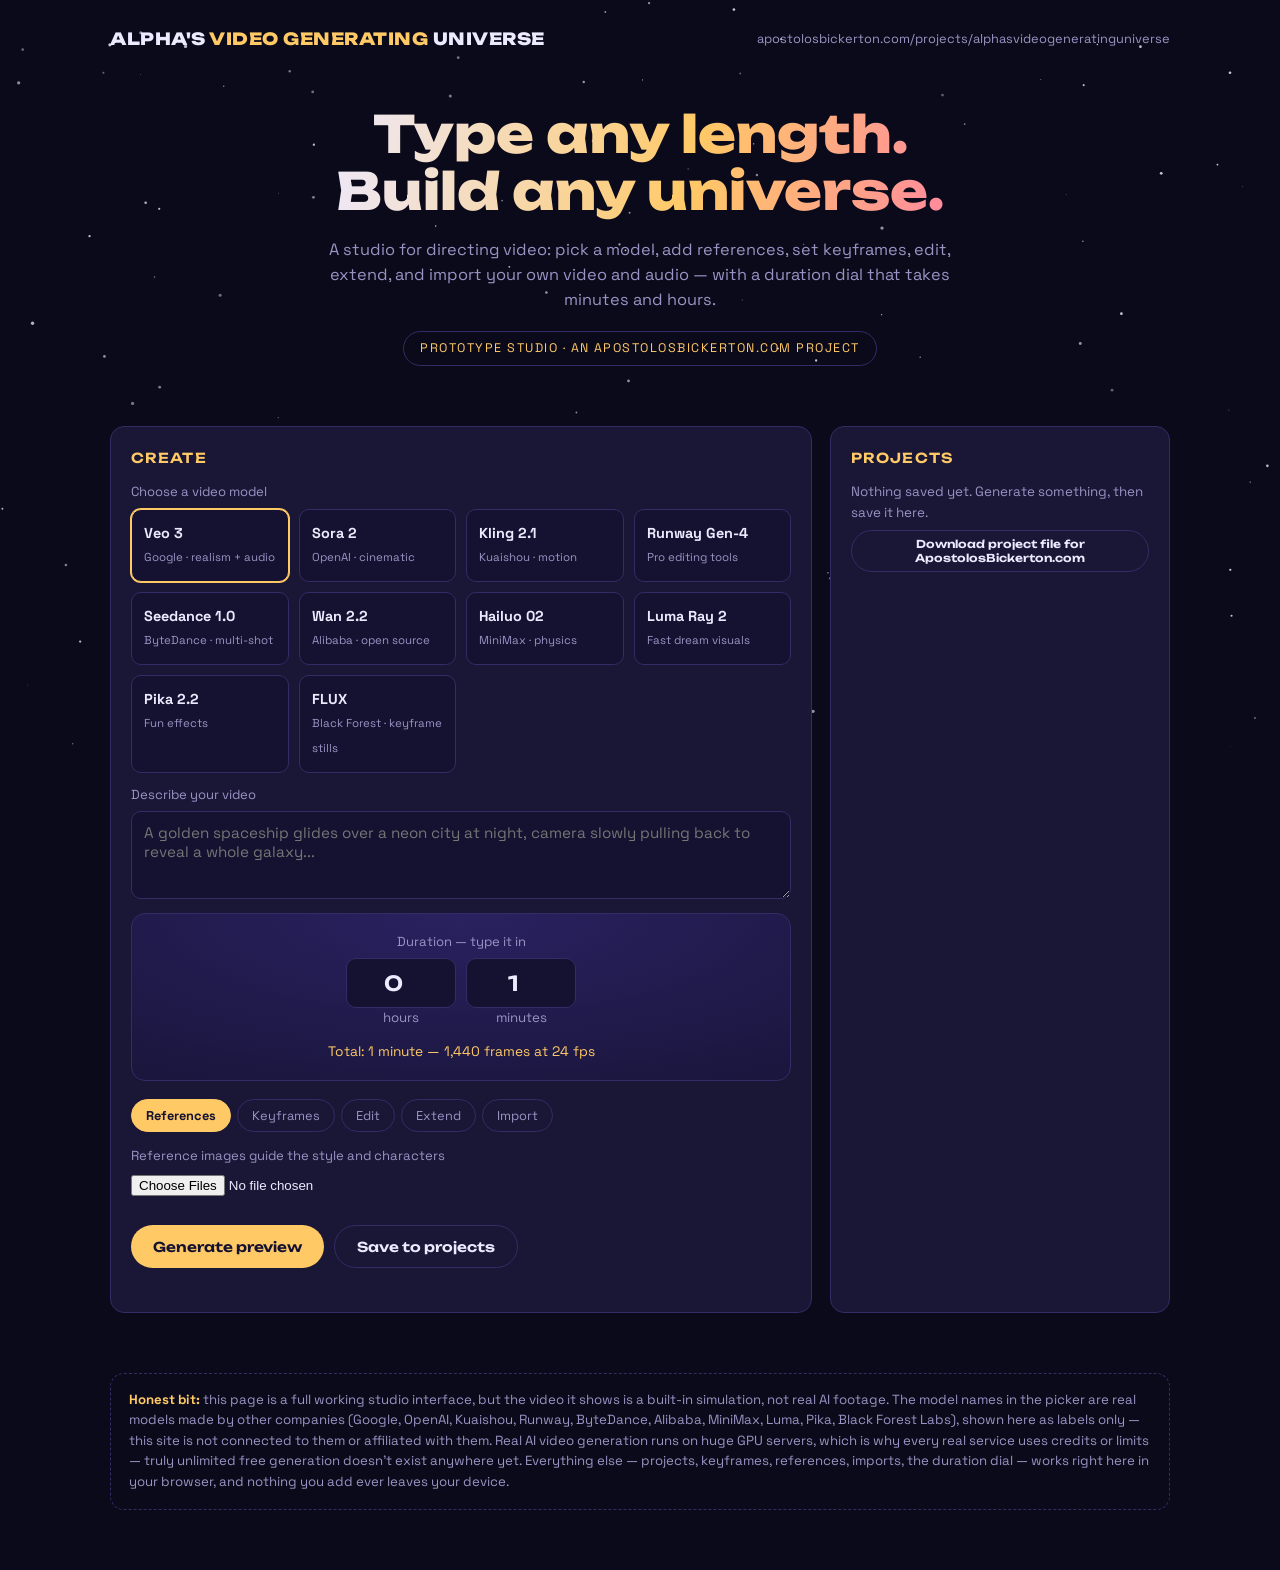
<file: projects/alphasvideogeneratinguniverse/index.html>
<!DOCTYPE html>
<html lang="en">
<head>
<meta charset="UTF-8">
<meta name="viewport" content="width=device-width, initial-scale=1.0">
<title>Alpha's Video Generating Universe</title>
<link rel="preconnect" href="https://fonts.googleapis.com">
<link href="https://fonts.googleapis.com/css2?family=Unbounded:wght@400;600;800&family=Space+Grotesk:wght@400;500;700&display=swap" rel="stylesheet">
<style>
:root{
  --void:#0B0A1A;
  --deepspace:#141230;
  --nebula:#2A2160;
  --panel:#191636;
  --line:#332C66;
  --stargold:#FFC966;
  --plasma:#FF6FB5;
  --ink:#EDEAFF;
  --dim:#9A93C4;
  --radius:14px;
}
*{margin:0;padding:0;box-sizing:border-box}
html{scroll-behavior:smooth}
body{
  background:var(--void);
  color:var(--ink);
  font-family:'Space Grotesk',sans-serif;
  line-height:1.55;
  overflow-x:hidden;
}
#stars{position:fixed;inset:0;z-index:0;pointer-events:none}
.wrap{position:relative;z-index:1;max-width:1100px;margin:0 auto;padding:0 20px}

/* ---------- Header ---------- */
header{
  padding:26px 0 10px;
  display:flex;align-items:center;justify-content:space-between;flex-wrap:wrap;gap:10px;
}
.logo{font-family:'Unbounded',cursive;font-weight:800;font-size:1.05rem;letter-spacing:.5px}
.logo span{color:var(--stargold)}
.url{font-size:.8rem;color:var(--dim)}

/* ---------- Hero ---------- */
.hero{padding:44px 0 26px;text-align:center}
.hero h1{
  font-family:'Unbounded',cursive;font-weight:800;
  font-size:clamp(1.7rem,5.4vw,3.2rem);
  line-height:1.12;
  background:linear-gradient(100deg,var(--ink) 20%,var(--stargold) 55%,var(--plasma) 90%);
  -webkit-background-clip:text;background-clip:text;color:transparent;
}
.hero p{margin:16px auto 0;max-width:640px;color:var(--dim);font-size:1.02rem}
.badge{
  display:inline-block;margin-top:18px;padding:7px 16px;border:1px solid var(--line);
  border-radius:999px;font-size:.78rem;color:var(--stargold);letter-spacing:.12em;text-transform:uppercase;
}

/* ---------- Studio layout ---------- */
.studio{display:grid;grid-template-columns:1fr 340px;gap:18px;margin:34px 0 60px}
@media(max-width:900px){.studio{grid-template-columns:1fr}}
.panel{
  background:var(--panel);border:1px solid var(--line);border-radius:var(--radius);
  padding:20px;
}
.panel h2{
  font-family:'Unbounded',cursive;font-size:.86rem;font-weight:600;
  letter-spacing:.08em;text-transform:uppercase;color:var(--stargold);margin-bottom:14px;
}
label{display:block;font-size:.82rem;color:var(--dim);margin:12px 0 6px}
textarea,input[type=text],input[type=number],select{
  width:100%;background:var(--deepspace);border:1px solid var(--line);border-radius:10px;
  color:var(--ink);padding:11px 12px;font-family:'Space Grotesk',sans-serif;font-size:.95rem;
}
textarea{min-height:88px;resize:vertical}
textarea:focus,input:focus,select:focus,button:focus-visible{
  outline:2px solid var(--stargold);outline-offset:2px;
}

/* Model cards */
.models{display:grid;grid-template-columns:repeat(auto-fit,minmax(140px,1fr));gap:10px}
.model{
  border:1px solid var(--line);border-radius:10px;padding:12px;cursor:pointer;
  background:var(--deepspace);transition:border-color .2s,transform .2s;
}
.model:hover{transform:translateY(-2px)}
.model.sel{border-color:var(--stargold);box-shadow:0 0 0 1px var(--stargold)}
.model b{display:block;font-size:.9rem}
.model small{color:var(--dim);font-size:.72rem}

/* Duration dial — the signature */
.duration{
  margin-top:6px;background:radial-gradient(120% 160% at 50% 0%,var(--nebula),var(--deepspace));
  border:1px solid var(--line);border-radius:var(--radius);padding:18px;text-align:center;
}
.duration .fields{display:flex;gap:10px;justify-content:center;flex-wrap:wrap}
.duration .field{display:flex;flex-direction:column;align-items:center}
.duration input{width:110px;text-align:center;font-family:'Unbounded',cursive;font-size:1.3rem;font-weight:600}
.duration .total{margin-top:12px;font-size:.86rem;color:var(--stargold)}

/* Tabs */
.tabs{display:flex;gap:6px;flex-wrap:wrap;margin-bottom:14px}
.tab{
  border:1px solid var(--line);background:transparent;color:var(--dim);border-radius:999px;
  padding:7px 14px;font-size:.8rem;cursor:pointer;font-family:'Space Grotesk',sans-serif;
}
.tab.on{background:var(--stargold);color:#141230;border-color:var(--stargold);font-weight:700}
.tabpane{display:none}
.tabpane.on{display:block}

/* Keyframes */
.kf-list{margin-top:10px;display:flex;flex-direction:column;gap:8px}
.kf{
  display:flex;gap:10px;align-items:center;background:var(--deepspace);
  border:1px solid var(--line);border-radius:10px;padding:8px 12px;font-size:.85rem;
}
.kf .t{color:var(--stargold);font-family:'Unbounded',cursive;font-size:.75rem;min-width:64px}
.kf button{margin-left:auto}

/* Buttons */
.btn{
  display:inline-block;border:none;border-radius:999px;padding:12px 22px;cursor:pointer;
  font-family:'Unbounded',cursive;font-weight:600;font-size:.85rem;
}
.btn-gold{background:var(--stargold);color:#141230}
.btn-line{background:transparent;border:1px solid var(--line);color:var(--ink)}
.btn-sm{padding:6px 12px;font-size:.68rem}
.btn:hover{filter:brightness(1.1)}

/* Upload chips */
.chips{display:flex;gap:8px;flex-wrap:wrap;margin-top:8px}
.chip{
  background:var(--deepspace);border:1px solid var(--line);border-radius:8px;
  padding:6px 10px;font-size:.75rem;color:var(--dim);max-width:100%;
  overflow:hidden;text-overflow:ellipsis;white-space:nowrap;
}
.thumbs{display:flex;gap:8px;flex-wrap:wrap;margin-top:8px}
.thumbs img{width:64px;height:64px;object-fit:cover;border-radius:8px;border:1px solid var(--line)}

/* Preview */
.preview{
  margin-top:16px;background:#000;border:1px solid var(--line);border-radius:var(--radius);
  aspect-ratio:16/9;position:relative;overflow:hidden;display:none;
}
.preview.on{display:block}
.preview canvas{width:100%;height:100%;display:block}
.preview .tag{
  position:absolute;top:10px;left:10px;background:rgba(11,10,26,.75);
  padding:4px 10px;border-radius:6px;font-size:.68rem;color:var(--stargold);letter-spacing:.08em;
}
.progress{height:6px;background:var(--deepspace);border-radius:99px;margin-top:12px;overflow:hidden;display:none}
.progress.on{display:block}
.progress i{display:block;height:100%;width:0;background:linear-gradient(90deg,var(--stargold),var(--plasma));transition:width .3s}
.status{margin-top:8px;font-size:.8rem;color:var(--dim);min-height:1.2em}

/* Projects */
.proj{
  background:var(--deepspace);border:1px solid var(--line);border-radius:10px;
  padding:12px;font-size:.84rem;margin-bottom:10px;
}
.proj b{display:block}
.proj small{color:var(--dim)}
.empty{color:var(--dim);font-size:.84rem}

/* Honest footer note */
.note{
  border:1px dashed var(--line);border-radius:var(--radius);padding:16px 18px;
  font-size:.83rem;color:var(--dim);margin-bottom:60px;
}
.note b{color:var(--stargold)}

@media (prefers-reduced-motion: reduce){
  *{animation:none!important;transition:none!important}
}
</style>
</head>
<body>
<canvas id="stars" aria-hidden="true"></canvas>
<div class="wrap">

<header>
  <div class="logo">ALPHA'S <span>VIDEO GENERATING</span> UNIVERSE</div>
  <div class="url">apostolosbickerton.com/projects/alphasvideogeneratinguniverse</div>
</header>

<section class="hero">
  <h1>Type any length.<br>Build any universe.</h1>
  <p>A studio for directing video: pick a model, add references, set keyframes, edit, extend, and import your own video and audio — with a duration dial that takes minutes and hours.</p>
  <span class="badge">Prototype studio · An ApostolosBickerton.com project</span>
</section>

<div class="studio">

  <!-- LEFT: creation studio -->
  <div class="panel">
    <h2>Create</h2>

    <label>Choose a video model</label>
    <div class="models" id="models" role="listbox" aria-label="Video models"></div>

    <label for="prompt">Describe your video</label>
    <textarea id="prompt" placeholder="A golden spaceship glides over a neon city at night, camera slowly pulling back to reveal a whole galaxy..."></textarea>

    <div class="duration">
      <label style="margin-top:0">Duration — type it in</label>
      <div class="fields">
        <div class="field"><input type="number" id="hrs" min="0" value="0" aria-label="Hours"><small style="color:var(--dim)">hours</small></div>
        <div class="field"><input type="number" id="mins" min="0" value="1" aria-label="Minutes"><small style="color:var(--dim)">minutes</small></div>
      </div>
      <div class="total" id="totalTime">Total: 1 minute — 1,440 frames at 24 fps</div>
    </div>

    <div style="margin-top:18px">
      <div class="tabs" role="tablist">
        <button class="tab on" data-pane="refs" role="tab">References</button>
        <button class="tab" data-pane="keys" role="tab">Keyframes</button>
        <button class="tab" data-pane="edit" role="tab">Edit</button>
        <button class="tab" data-pane="extend" role="tab">Extend</button>
        <button class="tab" data-pane="import" role="tab">Import</button>
      </div>

      <div class="tabpane on" id="pane-refs">
        <label>Reference images guide the style and characters</label>
        <input type="file" id="refFiles" accept="image/*" multiple>
        <div class="thumbs" id="refThumbs"></div>
      </div>

      <div class="tabpane" id="pane-keys">
        <label>Add a keyframe: what happens, and when</label>
        <input type="text" id="kfText" placeholder="e.g. The dragon lands on the tower">
        <div style="display:flex;gap:10px;margin-top:8px;align-items:center;flex-wrap:wrap">
          <input type="number" id="kfMin" min="0" value="0" style="width:90px" aria-label="Keyframe minute"> <span style="color:var(--dim);font-size:.8rem">min</span>
          <input type="number" id="kfSec" min="0" max="59" value="0" style="width:90px" aria-label="Keyframe second"> <span style="color:var(--dim);font-size:.8rem">sec</span>
          <button class="btn btn-line btn-sm" id="addKf">Add keyframe</button>
        </div>
        <div class="kf-list" id="kfList"></div>
      </div>

      <div class="tabpane" id="pane-edit">
        <label>Describe an edit to the last preview</label>
        <input type="text" id="editText" placeholder="e.g. Make the sky purple and add two moons">
        <button class="btn btn-line btn-sm" id="applyEdit" style="margin-top:8px">Apply edit</button>
        <div class="chips" id="editLog"></div>
      </div>

      <div class="tabpane" id="pane-extend">
        <label>Extend the video by more time</label>
        <div style="display:flex;gap:10px;align-items:center;flex-wrap:wrap">
          <input type="number" id="extMins" min="1" value="5" style="width:110px" aria-label="Extend minutes"> <span style="color:var(--dim);font-size:.8rem">minutes</span>
          <button class="btn btn-line btn-sm" id="doExtend">Extend</button>
        </div>
      </div>

      <div class="tabpane" id="pane-import">
        <label>Import your own video</label>
        <input type="file" id="vidFile" accept="video/*">
        <label>Import your own audio</label>
        <input type="file" id="audFile" accept="audio/*">
        <div class="chips" id="importChips"></div>
      </div>
    </div>

    <div style="margin-top:20px;display:flex;gap:10px;flex-wrap:wrap">
      <button class="btn btn-gold" id="generate">Generate preview</button>
      <button class="btn btn-line" id="saveProj">Save to projects</button>
    </div>

    <div class="progress" id="prog"><i></i></div>
    <div class="status" id="status"></div>

    <div class="preview" id="preview">
      <canvas id="pv" width="960" height="540"></canvas>
      <span class="tag">PREVIEW SIMULATION</span>
    </div>
  </div>

  <!-- RIGHT: projects -->
  <div class="panel">
    <h2>Projects</h2>
    <p class="empty" id="projEmpty">Nothing saved yet. Generate something, then save it here.</p>
    <div id="projList"></div>
    <button class="btn btn-line btn-sm" id="exportAll" style="margin-top:6px">Download project file for ApostolosBickerton.com</button>
  </div>
</div>

<div class="note">
  <b>Honest bit:</b> this page is a full working studio interface, but the video it shows is a built-in simulation, not real AI footage. The model names in the picker are real models made by other companies (Google, OpenAI, Kuaishou, Runway, ByteDance, Alibaba, MiniMax, Luma, Pika, Black Forest Labs), shown here as labels only — this site is not connected to them or affiliated with them. Real AI video generation runs on huge GPU servers, which is why every real service uses credits or limits — truly unlimited free generation doesn't exist anywhere yet. Everything else — projects, keyframes, references, imports, the duration dial — works right here in your browser, and nothing you add ever leaves your device.
</div>

</div>

<script>
/* ---------- Starfield background ---------- */
const sc=document.getElementById('stars'),sx=sc.getContext('2d');
let stars=[];
function sizeStars(){sc.width=innerWidth;sc.height=innerHeight;
  stars=Array.from({length:Math.min(140,innerWidth/8)},()=>({
    x:Math.random()*sc.width,y:Math.random()*sc.height,
    r:Math.random()*1.4+.3,tw:Math.random()*Math.PI*2,sp:.002+Math.random()*.004}));}
sizeStars();addEventListener('resize',sizeStars);
const reduced=matchMedia('(prefers-reduced-motion: reduce)').matches;
(function loop(){
  sx.clearRect(0,0,sc.width,sc.height);
  for(const s of stars){
    s.tw+=s.sp*16;
    const a=.35+.5*Math.abs(Math.sin(s.tw));
    sx.globalAlpha=a;sx.fillStyle='#EDEAFF';
    sx.beginPath();sx.arc(s.x,s.y,s.r,0,7);sx.fill();
  }
  sx.globalAlpha=1;
  if(!reduced)requestAnimationFrame(loop);
})();

/* ---------- State ---------- */
const state={model:'Veo 3',refs:[],keyframes:[],edits:[],imports:[],projects:[]};

/* ---------- Models ---------- */
const MODELS=[
  {n:'Veo 3',d:'Google · realism + audio'},
  {n:'Sora 2',d:'OpenAI · cinematic'},
  {n:'Kling 2.1',d:'Kuaishou · motion'},
  {n:'Runway Gen-4',d:'Pro editing tools'},
  {n:'Seedance 1.0',d:'ByteDance · multi-shot'},
  {n:'Wan 2.2',d:'Alibaba · open source'},
  {n:'Hailuo 02',d:'MiniMax · physics'},
  {n:'Luma Ray 2',d:'Fast dream visuals'},
  {n:'Pika 2.2',d:'Fun effects'},
  {n:'FLUX',d:'Black Forest · keyframe stills'},
];
const modelsEl=document.getElementById('models');
MODELS.forEach((m,i)=>{
  const b=document.createElement('div');
  b.className='model'+(i===0?' sel':'');b.setAttribute('role','option');b.tabIndex=0;
  b.innerHTML=`<b>${m.n}</b><small>${m.d}</small>`;
  const pick=()=>{document.querySelectorAll('.model').forEach(x=>x.classList.remove('sel'));
    b.classList.add('sel');state.model=m.n;};
  b.onclick=pick;b.onkeydown=e=>{if(e.key==='Enter'||e.key===' ')pick()};
  modelsEl.appendChild(b);
});

/* ---------- Duration dial ---------- */
const hrs=document.getElementById('hrs'),mins=document.getElementById('mins'),tot=document.getElementById('totalTime');
function fmtTotal(){
  const h=Math.max(0,+hrs.value||0),m=Math.max(0,+mins.value||0);
  const totalMin=h*60+m, frames=(totalMin*60*24).toLocaleString('en-GB');
  let label=h?`${h} hour${h!==1?'s':''} `:''; label+=`${m} minute${m!==1?'s':''}`;
  tot.textContent=totalMin===0?'Total: 0 — give it at least 1 minute':`Total: ${label} — ${frames} frames at 24 fps`;
}
hrs.oninput=mins.oninput=fmtTotal;fmtTotal();

/* ---------- Tabs ---------- */
document.querySelectorAll('.tab').forEach(t=>{
  t.onclick=()=>{
    document.querySelectorAll('.tab').forEach(x=>x.classList.remove('on'));
    document.querySelectorAll('.tabpane').forEach(x=>x.classList.remove('on'));
    t.classList.add('on');
    document.getElementById('pane-'+t.dataset.pane).classList.add('on');
  };
});

/* ---------- References ---------- */
document.getElementById('refFiles').onchange=e=>{
  const box=document.getElementById('refThumbs');
  [...e.target.files].forEach(f=>{
    state.refs.push(f.name);
    const img=document.createElement('img');
    img.src=URL.createObjectURL(f);img.alt=f.name;
    box.appendChild(img);
  });
};

/* ---------- Keyframes ---------- */
document.getElementById('addKf').onclick=()=>{
  const txt=document.getElementById('kfText').value.trim();
  if(!txt)return;
  const m=+document.getElementById('kfMin').value||0,s=+document.getElementById('kfSec').value||0;
  state.keyframes.push({t:`${m}:${String(s).padStart(2,'0')}`,txt});
  state.keyframes.sort((a,b)=>a.t.localeCompare(b.t,undefined,{numeric:true}));
  const list=document.getElementById('kfList');list.innerHTML='';
  state.keyframes.forEach((k,i)=>{
    const row=document.createElement('div');row.className='kf';
    row.innerHTML=`<span class="t">${k.t}</span><span>${k.txt}</span>`;
    const del=document.createElement('button');del.className='btn btn-line btn-sm';del.textContent='Remove';
    del.onclick=()=>{state.keyframes.splice(i,1);row.remove();};
    row.appendChild(del);list.appendChild(row);
  });
  document.getElementById('kfText').value='';
};

/* ---------- Edits ---------- */
document.getElementById('applyEdit').onclick=()=>{
  const t=document.getElementById('editText').value.trim();if(!t)return;
  state.edits.push(t);
  const c=document.createElement('span');c.className='chip';c.textContent='Edited: '+t;
  document.getElementById('editLog').appendChild(c);
  document.getElementById('editText').value='';
  if(document.getElementById('preview').classList.contains('on'))runSim(true);
};

/* ---------- Extend ---------- */
document.getElementById('doExtend').onclick=()=>{
  const add=Math.max(1,+document.getElementById('extMins').value||1);
  mins.value=(+mins.value||0)+add;fmtTotal();
  setStatus(`Extended by ${add} minute${add!==1?'s':''}. New total updated on the duration dial.`);
};

/* ---------- Imports ---------- */
function addImport(e,kind){
  const f=e.target.files[0];if(!f)return;
  state.imports.push({kind,name:f.name});
  const c=document.createElement('span');c.className='chip';
  c.textContent=(kind==='video'?'🎬 ':'🎵 ')+f.name;
  document.getElementById('importChips').appendChild(c);
}
document.getElementById('vidFile').onchange=e=>addImport(e,'video');
document.getElementById('audFile').onchange=e=>addImport(e,'audio');

/* ---------- Generate: simulated nebula render ---------- */
const pv=document.getElementById('pv'),px=pv.getContext('2d');
let simRunning=false,seed=1;
function setStatus(t){document.getElementById('status').textContent=t;}
function runSim(reseed){
  if(reseed)seed=Math.random()*1000;
  document.getElementById('preview').classList.add('on');
  if(simRunning)return;simRunning=true;
  let t=0;
  (function frame(){
    t+=0.012;
    const w=pv.width,h=pv.height;
    const g=px.createLinearGradient(0,0,w,h);
    g.addColorStop(0,'#0B0A1A');g.addColorStop(1,'#221B4A');
    px.fillStyle=g;px.fillRect(0,0,w,h);
    for(let i=0;i<26;i++){
      const a=t+i*0.7+seed;
      const x=w/2+Math.sin(a)*w*0.35*Math.sin(t*0.5+i);
      const y=h/2+Math.cos(a*1.3)*h*0.32;
      const r=40+30*Math.sin(a*2);
      const grad=px.createRadialGradient(x,y,0,x,y,Math.abs(r)+20);
      const hue=(i*37+t*40+seed)%360;
      grad.addColorStop(0,`hsla(${hue},85%,65%,.16)`);
      grad.addColorStop(1,'transparent');
      px.fillStyle=grad;px.beginPath();px.arc(x,y,Math.abs(r)+20,0,7);px.fill();
    }
    px.fillStyle='rgba(237,234,255,.8)';
    for(let i=0;i<40;i++){
      const x=(Math.sin(i*12.9+seed)*.5+.5)*w,y=(Math.sin(i*78.2+seed)*.5+.5)*h;
      px.fillRect(x,y,1.6,1.6);
    }
    if(!reduced&&simRunning)requestAnimationFrame(frame);
  })();
}
document.getElementById('generate').onclick=()=>{
  const prompt=document.getElementById('prompt').value.trim();
  if(!prompt){setStatus('Type a description first — the universe needs instructions.');return;}
  const prog=document.getElementById('prog');prog.classList.add('on');
  const bar=prog.querySelector('i');bar.style.width='0';
  document.getElementById('preview').classList.remove('on');
  simRunning=false;
  let p=0;setStatus(`Rendering with ${state.model}…`);
  const steps=['Reading prompt…','Applying references…','Placing keyframes…','Painting frames…','Finishing preview…'];
  const iv=setInterval(()=>{
    p+=Math.random()*22;
    bar.style.width=Math.min(100,p)+'%';
    setStatus(steps[Math.min(steps.length-1,Math.floor(p/22))]);
    if(p>=100){clearInterval(iv);setStatus(`Preview ready — ${state.model}, `+tot.textContent.replace('Total: ',''));runSim(true);}
  },420);
};

/* ---------- Projects ---------- */
document.getElementById('saveProj').onclick=()=>{
  const prompt=document.getElementById('prompt').value.trim()||'Untitled video';
  const proj={
    title:prompt.slice(0,60),
    model:state.model,
    duration:tot.textContent.replace('Total: ',''),
    keyframes:[...state.keyframes],
    references:[...state.refs],
    edits:[...state.edits],
    imports:[...state.imports],
    saved:new Date().toLocaleString('en-GB'),
  };
  state.projects.push(proj);
  document.getElementById('projEmpty').style.display='none';
  const el=document.createElement('div');el.className='proj';
  el.innerHTML=`<b>${proj.title}</b><small>${proj.model} · ${proj.duration}<br>${proj.saved}</small>`;
  document.getElementById('projList').appendChild(el);
  setStatus('Saved to projects.');
};
document.getElementById('exportAll').onclick=()=>{
  const blob=new Blob([JSON.stringify({site:'ApostolosBickerton.com',app:"Alpha's Video Generating Universe",projects:state.projects},null,2)],{type:'application/json'});
  const a=document.createElement('a');
  a.href=URL.createObjectURL(blob);
  a.download='alphas-universe-projects.json';
  a.click();
};
</script>
</body>
</html>
</file>
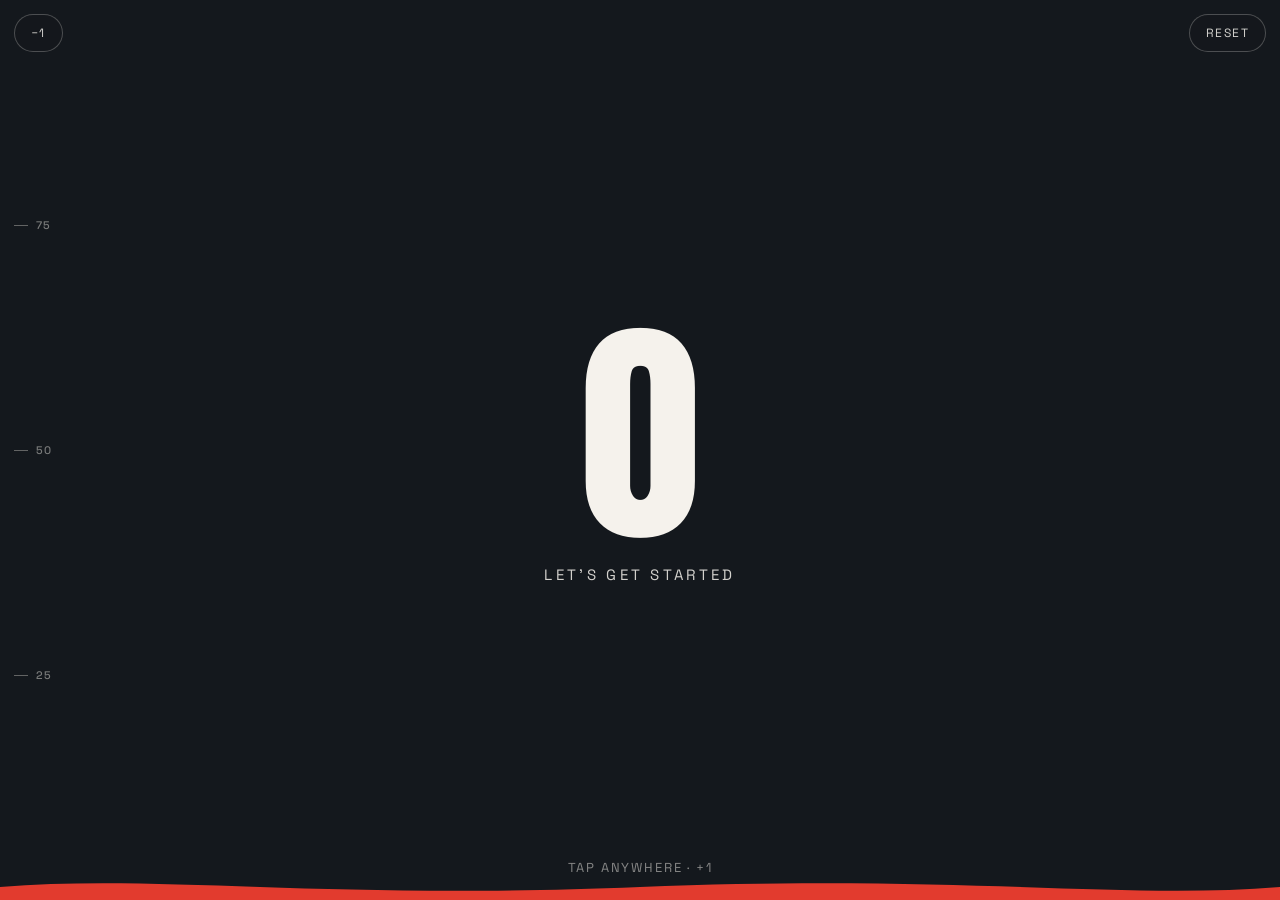
<file: apps/behaviourbarometer.html>
<!DOCTYPE html>
<html lang="en-GB">
<head>
<meta charset="UTF-8">
<meta name="viewport" content="width=device-width, initial-scale=1.0, maximum-scale=1.0, user-scalable=no">
<title>Behaviour barometer</title>
<link rel="preconnect" href="https://fonts.googleapis.com">
<link rel="preconnect" href="https://fonts.gstatic.com" crossorigin>
<link href="https://fonts.googleapis.com/css2?family=Anton&family=Space+Grotesk:wght@400;500&display=swap" rel="stylesheet">
<style>
  * { margin: 0; padding: 0; box-sizing: border-box; }
  html, body {
    height: 100%;
    overflow: hidden;
    overscroll-behavior: none;
    touch-action: manipulation;
    -webkit-user-select: none;
    user-select: none;
    -webkit-tap-highlight-color: transparent;
  }
  body {
    font-family: 'Space Grotesk', sans-serif;
    background: #14181D;
    color: #F5F2EC;
  }

  #app {
    position: fixed;
    inset: 0;
    cursor: pointer;
  }

  /* The rising fill */
  #fill {
    position: absolute;
    left: 0; right: 0; bottom: 0;
    height: 0%;
    background: #E23B2E;
    transition: height 260ms cubic-bezier(.22,1,.36,1), background-color 400ms linear;
  }

  /* Wave surface riding on top of the fill */
  #wave {
    position: absolute;
    left: 0;
    bottom: 100%;
    width: 200%;
    height: 26px;
    animation: drift 3.2s linear infinite;
  }
  #wave svg { display: block; width: 100%; height: 100%; }
  @keyframes drift {
    from { transform: translateX(0); }
    to   { transform: translateX(-50%); }
  }
  @media (prefers-reduced-motion: reduce) {
    #wave { animation: none; }
    #fill { transition: height 100ms linear, background-color 100ms linear; }
  }

  /* Scale ticks along the left edge */
  #ticks {
    position: absolute;
    left: 14px; top: 0; bottom: 0;
    width: 44px;
    pointer-events: none;
  }
  .tick {
    position: absolute;
    left: 0;
    display: flex;
    align-items: center;
    gap: 8px;
    transform: translateY(50%);
    font-size: 11px;
    letter-spacing: 0.08em;
    color: rgba(245,242,236,0.45);
    font-weight: 500;
  }
  .tick::before {
    content: "";
    display: block;
    width: 14px;
    height: 1px;
    background: rgba(245,242,236,0.35);
  }

  /* Central readout */
  #readout {
    position: absolute;
    inset: 0;
    display: flex;
    flex-direction: column;
    align-items: center;
    justify-content: center;
    pointer-events: none;
    mix-blend-mode: difference; /* stays legible over fill & background */
  }
  #score {
    font-family: 'Anton', sans-serif;
    font-size: clamp(120px, 42vw, 240px);
    line-height: 1;
    color: #F5F2EC;
    font-variant-numeric: tabular-nums;
  }
  #label {
    margin-top: 10px;
    font-size: 15px;
    letter-spacing: 0.22em;
    text-transform: uppercase;
    color: #F5F2EC;
    opacity: 0.85;
    min-height: 20px;
    text-align: center;
  }

  #hint {
    position: absolute;
    bottom: calc(24px + env(safe-area-inset-bottom));
    left: 0; right: 0;
    text-align: center;
    font-size: 13px;
    letter-spacing: 0.14em;
    text-transform: uppercase;
    color: rgba(245,242,236,0.5);
    pointer-events: none;
    transition: opacity 500ms ease;
  }

  /* Controls */
  .btn {
    position: absolute;
    top: calc(14px + env(safe-area-inset-top));
    z-index: 5;
    background: rgba(20,24,29,0.35);
    border: 1px solid rgba(245,242,236,0.25);
    color: rgba(245,242,236,0.85);
    font-family: 'Space Grotesk', sans-serif;
    font-size: 12px;
    letter-spacing: 0.12em;
    text-transform: uppercase;
    padding: 10px 16px;
    border-radius: 999px;
    backdrop-filter: blur(6px);
    -webkit-backdrop-filter: blur(6px);
    cursor: pointer;
  }
  .btn:focus-visible { outline: 2px solid #F5F2EC; outline-offset: 2px; }
  #resetBtn { right: 14px; }
  #minusBtn { left: 14px; }

  /* Tap ripple */
  .ripple {
    position: absolute;
    width: 14px; height: 14px;
    border-radius: 50%;
    border: 2px solid rgba(245,242,236,0.9);
    transform: translate(-50%, -50%) scale(1);
    opacity: 0.9;
    pointer-events: none;
    animation: rippleOut 550ms ease-out forwards;
  }
  @keyframes rippleOut {
    to { transform: translate(-50%, -50%) scale(7); opacity: 0; }
  }

  /* Celebration at 100 */
  #app.maxed #score { animation: pop 500ms cubic-bezier(.22,1.6,.36,1); }
  @keyframes pop {
    0% { transform: scale(1); }
    40% { transform: scale(1.12); }
    100% { transform: scale(1); }
  }
</style>
</head>
<body>
<div id="app" role="button" aria-label="Tap to increase behaviour rating" tabindex="0">

  <div id="fill">
    <div id="wave" aria-hidden="true">
      <svg viewBox="0 0 1200 26" preserveAspectRatio="none">
        <path id="wavePath" d="M0,13 C75,0 150,26 300,13 C450,0 525,26 600,13 C675,0 750,26 900,13 C1050,0 1125,26 1200,13 L1200,26 L0,26 Z" fill="#E23B2E"/>
      </svg>
    </div>
  </div>

  <div id="ticks" aria-hidden="true">
    <div class="tick" style="bottom:25%">25</div>
    <div class="tick" style="bottom:50%">50</div>
    <div class="tick" style="bottom:75%">75</div>
  </div>

  <div id="readout">
    <div id="score">0</div>
    <div id="label">Let's get started</div>
  </div>

  <div id="hint">Tap anywhere · +1</div>

  <button class="btn" id="minusBtn" aria-label="Decrease rating by one">−1</button>
  <button class="btn" id="resetBtn" aria-label="Reset rating to zero">Reset</button>
</div>

<script>
  const app = document.getElementById('app');
  const fill = document.getElementById('fill');
  const wavePath = document.getElementById('wavePath');
  const scoreEl = document.getElementById('score');
  const labelEl = document.getElementById('label');
  const hint = document.getElementById('hint');
  const resetBtn = document.getElementById('resetBtn');
  const minusBtn = document.getElementById('minusBtn');

  let score = 0;
  let interacted = false;

  // Colour ramp: red -> amber -> green
  const stops = [
    { at: 0,   c: [226, 59, 46]  },  // red
    { at: 40,  c: [240, 138, 36] },  // amber
    { at: 70,  c: [216, 196, 44] },  // yellow-green
    { at: 100, c: [46, 176, 92]  }   // green
  ];

  function colourFor(v) {
    let lo = stops[0], hi = stops[stops.length - 1];
    for (let i = 0; i < stops.length - 1; i++) {
      if (v >= stops[i].at && v <= stops[i + 1].at) { lo = stops[i]; hi = stops[i + 1]; break; }
    }
    const t = hi.at === lo.at ? 0 : (v - lo.at) / (hi.at - lo.at);
    const c = lo.c.map((ch, i) => Math.round(ch + (hi.c[i] - ch) * t));
    return `rgb(${c[0]}, ${c[1]}, ${c[2]})`;
  }

  function labelFor(v) {
    if (v === 0) return "Let's get started";
    if (v < 25) return "Warming up";
    if (v < 50) return "Getting there";
    if (v < 75) return "Good going";
    if (v < 100) return "So close";
    return "Superstar!";
  }

  function render() {
    scoreEl.textContent = score;
    labelEl.textContent = labelFor(score);
    fill.style.height = score + '%';
    const c = colourFor(score);
    fill.style.backgroundColor = c;
    wavePath.setAttribute('fill', c);
    app.classList.toggle('maxed', score === 100);
  }

  function bump(delta, x, y) {
    const next = Math.min(100, Math.max(0, score + delta));
    if (next === score) return;
    score = next;

    if (!interacted) { interacted = true; hint.style.opacity = '0'; }
    if (navigator.vibrate) navigator.vibrate(score === 100 ? [30, 60, 30] : 10);

    if (x !== undefined) {
      const r = document.createElement('div');
      r.className = 'ripple';
      r.style.left = x + 'px';
      r.style.top = y + 'px';
      app.appendChild(r);
      r.addEventListener('animationend', () => r.remove());
    }
    render();
  }

  app.addEventListener('pointerdown', (e) => {
    if (e.target.closest('.btn')) return;
    bump(1, e.clientX, e.clientY);
  });

  app.addEventListener('keydown', (e) => {
    if (e.key === 'Enter' || e.key === ' ') { e.preventDefault(); bump(1); }
    if (e.key === 'ArrowDown') bump(-1);
  });

  minusBtn.addEventListener('click', () => bump(-1));
  resetBtn.addEventListener('click', () => { score = 0; render(); });

  render();
</script>
</body>
</html>
</file>
<file: css/base.css>
/* =========================================================
   BASE — shared structure. Themes.css repaints everything.
   Tokens (--bg, --fg, --accent, fonts...) are set per theme.
   ========================================================= */
*,*::before,*::after{box-sizing:border-box}
html,body{margin:0;padding:0}
html{-webkit-text-size-adjust:100%;scroll-behavior:smooth}
img{max-width:100%;display:block}
a{color:inherit;text-decoration:none}
button{font:inherit;cursor:pointer;border:none;background:none;color:inherit}

:root{
  --maxw: 1080px;
  --gap: clamp(20px, 4vw, 48px);
  --radius: 18px;
  /* defaults; themes override */
  --bg:#0a0a0c; --fg:#f4f4f6; --muted:#9aa0aa; --accent:#6c8cff;
  --panel-bg:rgba(255,255,255,.03); --panel-bd:rgba(255,255,255,.09);
  --font-body:'Inter',system-ui,sans-serif; --font-head:'Space Grotesk',sans-serif;
  --title-bar-display:none;
}

body{
  font-family:var(--font-body);
  background:var(--bg); color:var(--fg);
  min-height:100vh; min-height:100dvh;
  overflow-x:hidden;
  transition:background .5s ease, color .5s ease;
  -webkit-font-smoothing:antialiased;
}

/* ---------- Stage / layout ---------- */
.stage{
  max-width:var(--maxw);
  margin:0 auto;
  padding: clamp(88px, 12vh, 140px) var(--gap) 120px;
  position:relative; z-index:2;
}
.panel{ margin-bottom: clamp(28px, 6vh, 64px); position:relative; }

/* ---------- Theme switcher ---------- */
.switcher{
  position:fixed; top:14px; left:50%; transform:translateX(-50%);
  z-index:50; display:flex; align-items:center; gap:10px;
  padding:8px 12px; border-radius:999px;
  background:var(--panel-bg); backdrop-filter:blur(14px);
  border:1px solid var(--panel-bd);
  max-width:calc(100vw - 20px);
  transition:all .4s ease;
}
.switcher__label{font-size:11px;letter-spacing:.18em;text-transform:uppercase;color:var(--muted);font-weight:600;padding-left:4px}
.switcher__btns{display:flex;gap:4px;overflow-x:auto;scrollbar-width:none}
.switcher__btns::-webkit-scrollbar{display:none}
.chip{
  display:inline-flex;align-items:center;gap:7px;white-space:nowrap;
  padding:7px 13px;border-radius:999px;font-size:13px;font-weight:600;
  color:var(--muted);transition:all .2s ease;border:1px solid transparent;
}
.chip__dot{width:9px;height:9px;border-radius:50%;background:currentColor;opacity:.5;transition:all .2s}
.chip:hover{color:var(--fg)}
.chip[aria-pressed="true"]{color:var(--fg);background:var(--panel-bd)}
.chip[aria-pressed="true"] .chip__dot{opacity:1;background:var(--accent);box-shadow:0 0 10px var(--accent)}

/* ---------- Burger menu ---------- */
.burger{
  position:fixed;top:14px;left:14px;z-index:60;
  width:46px;height:46px;border-radius:14px;
  display:flex;flex-direction:column;align-items:center;justify-content:center;gap:5px;
  background:var(--panel-bg);border:1px solid var(--panel-bd);backdrop-filter:blur(14px);
  transition:all .3s ease;
}
.burger span{display:block;width:20px;height:2px;border-radius:2px;background:var(--fg);transition:transform .3s ease,opacity .2s ease}
.burger:hover{border-color:var(--accent)}
/* While the drawer is open, hide the burger — the drawer has its own close ✕ */
body.menu-open .burger{opacity:0;pointer-events:none;transform:scale(.85);transition:opacity .2s ease,transform .2s ease}

.drawer{position:fixed;inset:0;z-index:59;visibility:hidden;pointer-events:none}
.drawer__scrim{position:absolute;inset:0;background:rgba(3,5,9,.55);opacity:0;transition:opacity .3s ease;backdrop-filter:blur(2px)}
.drawer__panel{
  position:absolute;top:0;left:0;bottom:0;width:min(84vw,320px);
  background:var(--bg);border-right:1px solid var(--panel-bd);
  box-shadow:30px 0 60px -20px rgba(0,0,0,.6);
  padding:18px 16px;display:flex;flex-direction:column;gap:2px;
  transform:translateX(-104%);transition:transform .34s cubic-bezier(.4,0,.2,1);
  overflow-y:auto;
}
body.menu-open .drawer{visibility:visible;pointer-events:auto}
body.menu-open .drawer__scrim{opacity:1}
body.menu-open .drawer__panel{transform:none}
.drawer__head{display:flex;align-items:center;justify-content:space-between;margin:2px 4px 14px}
.drawer__brand{font-family:var(--font-head);font-weight:700;font-size:18px;color:var(--fg)}
.drawer__close{width:34px;height:34px;border-radius:10px;font-size:16px;color:var(--muted);border:1px solid var(--panel-bd);background:var(--panel-bg)}
.drawer__close:hover{color:var(--fg)}
.drawer__link{
  display:flex;align-items:center;justify-content:space-between;
  padding:13px 14px;border-radius:12px;font-weight:600;font-size:16px;color:var(--fg);
  transition:background .18s ease,color .18s ease;
}
.drawer__link:hover{background:var(--panel-bg);color:var(--accent)}
.drawer__link i{font-style:normal;color:var(--muted);font-size:14px}
.drawer__link--ext{font-size:15px;color:var(--muted)}
.drawer__link--ext:hover{color:var(--accent)}
.drawer__sep{font-size:10px;letter-spacing:.22em;text-transform:uppercase;color:var(--muted);opacity:.7;margin:14px 14px 4px;font-weight:700}

/* ---------- Hero ---------- */
.hero__grid{
  display:grid;grid-template-columns:minmax(0,360px) 1fr;gap:clamp(24px,5vw,56px);
  align-items:center;
}
.portrait{margin:0;position:relative}
.portrait__frame{
  position:relative;aspect-ratio:4/5;border-radius:var(--radius);overflow:hidden;
  background:linear-gradient(160deg,#222,#111);
  box-shadow:0 30px 60px -20px rgba(0,0,0,.6);
}
.portrait__frame img{width:100%;height:100%;object-fit:cover}
.portrait__placeholder-art{display:none}
.portrait--placeholder .portrait__placeholder-art{
  display:flex;align-items:center;justify-content:center;
  position:absolute;inset:0;font-size:140px;font-weight:800;font-family:var(--font-head);
  color:var(--accent);background:linear-gradient(160deg,#1a1a22,#0c0c10);opacity:.9;
}
.portrait__shine{position:absolute;inset:0;background:linear-gradient(120deg,transparent 40%,rgba(255,255,255,.14) 50%,transparent 60%);transform:translateX(-100%);pointer-events:none}
.portrait:hover .portrait__shine{transform:translateX(100%);transition:transform 1.1s ease}
.portrait__cap{display:none}

.eyebrow{display:inline-flex;align-items:center;gap:8px;font-size:13px;letter-spacing:.2em;text-transform:uppercase;color:var(--muted);font-weight:600;margin:0 0 14px}
.eyebrow__live{color:#ff4d4d;animation:pulse 1.8s infinite}
@keyframes pulse{0%,100%{opacity:1}50%{opacity:.25}}
.name{font-family:var(--font-head);font-weight:800;line-height:.95;margin:0;font-size:clamp(44px,9vw,84px);letter-spacing:-.02em}
.alias{margin:14px 0 0;font-size:clamp(16px,2.4vw,20px);color:var(--muted)}
.alias strong{color:var(--accent)}
.bio{margin:20px 0 28px;max-width:46ch;line-height:1.65;color:var(--muted);font-size:clamp(15px,1.8vw,17px)}
.cta{display:flex;gap:12px;flex-wrap:wrap}
.btn{display:inline-flex;align-items:center;gap:9px;padding:13px 22px;border-radius:12px;font-weight:600;font-size:15px;transition:all .2s ease;border:1px solid transparent}
.btn--primary{background:var(--accent);color:#0a0a0c}
.btn--primary:hover{transform:translateY(-2px);filter:brightness(1.08)}
.btn--ghost{border-color:var(--panel-bd);color:var(--fg)}
.btn--ghost:hover{background:var(--panel-bg)}

/* ---------- Section heads ---------- */
.section-head{margin-bottom:22px}
.sec-title{font-family:var(--font-head);font-weight:800;font-size:clamp(28px,5vw,46px);margin:0 0 6px;letter-spacing:-.02em}
.sec-sub{color:var(--muted);font-size:15px}

/* ---------- Video ---------- */
.video-wrap{position:relative;aspect-ratio:16/9;border-radius:var(--radius);overflow:hidden;background:#000;border:1px solid var(--panel-bd);box-shadow:0 30px 60px -24px rgba(0,0,0,.6)}
.video-wrap iframe{position:absolute;inset:0;width:100%;height:100%;border:0}

/* ---------- Projects grid ---------- */
.projects__grid{display:grid;grid-template-columns:repeat(2,minmax(0,1fr));gap:clamp(16px,2.4vw,24px)}

/* ---------- Project card ---------- */
.project-card{display:flex;flex-direction:column;align-items:stretch;padding:0;border-radius:var(--radius);background:var(--panel-bg);border:1px solid var(--panel-bd);overflow:hidden;transition:all .25s ease}
.project-card:hover{transform:translateY(-4px);border-color:var(--accent)}
.project-card__thumb{position:relative;width:100%;height:clamp(180px,26vw,250px);overflow:hidden;border-bottom:1px solid var(--panel-bd);background:#05070d}
.project-card__thumb img{width:100%;height:100%;object-fit:cover;object-position:38% 42%;transition:transform .5s ease}
.project-card--heatwave .project-card__thumb img{object-position:50% 40%}
/* the title-card preview is a whole 4:3 broadcast frame — crop it from the
   middle so the lettering stays centred rather than sliding off the left */
.project-card--kbsmvm .project-card__thumb img{object-position:50% 50%}
/* the alphaverse thumb is a drawn scene, not a photo — show it whole */
.project-card--alphaverse .project-card__thumb img{object-fit:contain;object-position:50% 50%;background:#0B0A1A}
.project-card:hover .project-card__thumb img{transform:scale(1.04)}
.project-card__badge{position:absolute;top:14px;left:14px;display:inline-flex;align-items:center;gap:7px;padding:6px 12px;border-radius:999px;font-size:12px;font-weight:700;letter-spacing:.02em;color:#eafff2;background:rgba(8,12,18,.72);border:1px solid rgba(255,255,255,.14);backdrop-filter:blur(6px)}
.project-card__badge-dot{width:8px;height:8px;border-radius:50%;background:#36e08a;box-shadow:0 0 8px #36e08a;animation:pulse 1.8s infinite}
/* not a live product yet — amber rather than the green "live site" dot */
.project-card__badge--wip{color:#fff3dd}
.project-card__badge--wip .project-card__badge-dot{background:#FFC966;box-shadow:0 0 8px #FFC966}
.project-card__body{padding:22px clamp(20px,3vw,28px) 26px}
.project-card__title{font-family:var(--font-head);margin:0 0 6px;font-size:clamp(20px,3vw,26px);font-weight:700}
.project-card__desc{margin:0 0 10px;color:var(--muted);line-height:1.55;font-size:15px}
.project-card__link{font-weight:700;color:var(--accent)}

/* ---------- Footer ---------- */
.site-footer{display:flex;align-items:center;gap:12px;flex-wrap:wrap;color:var(--muted);font-size:14px;padding-top:40px;border-top:1px solid var(--panel-bd);margin-top:20px}
.site-footer a:hover{color:var(--accent)}
.site-footer__sep{opacity:.4}

/* ---------- Title bars (win98 only by default hidden) ---------- */
.hero__titlebar{display:var(--title-bar-display);align-items:center;justify-content:space-between}

/* ---------- Decorative FX layers: all off by default ---------- */
.fx{position:fixed;inset:0;pointer-events:none;z-index:1;display:none}

/* ---------- win98 chrome off by default ---------- */
.win98-taskbar{display:none}
.ident-card{display:none}

/* ---------- Reveal on load ---------- */
.panel{opacity:0;transform:translateY(24px);animation:rise .7s ease forwards}
.panel:nth-child(2){animation-delay:.05s}
.panel:nth-child(3){animation-delay:.15s}
.panel:nth-child(4){animation-delay:.25s}
@keyframes rise{to{opacity:1;transform:none}}
@media (prefers-reduced-motion:reduce){.panel{animation:none;opacity:1;transform:none}}

/* ---------- Responsive ---------- */
@media (max-width:760px){
  .hero__grid{grid-template-columns:1fr;gap:28px}
  .portrait{max-width:300px;margin:0 auto}
  .switcher{flex-direction:column;gap:6px;border-radius:18px;padding:8px;top:10px;
    left:auto;right:10px;transform:none;max-width:calc(100vw - 78px)}
  .switcher__label{display:none}
  .projects__grid{grid-template-columns:1fr}
  .stage{padding-top:120px}
}
</file>
<file: css/themes.css>
/* =========================================================
   THEMES — each repaints tokens + adds bespoke chrome/FX.
   ========================================================= */

/* =========================================================
   1) ULTRAMODERN — refined dark, glass, gradient mesh
   ========================================================= */
[data-theme="ultramodern"]{
  --bg:#08090c; --fg:#f2f3f7; --muted:#8b90a0; --accent:#7c9bff;
  --panel-bg:rgba(255,255,255,.035); --panel-bd:rgba(255,255,255,.09);
  --font-body:'Inter',system-ui,sans-serif; --font-head:'Space Grotesk',sans-serif;
}
[data-theme="ultramodern"] .panel{
  background:linear-gradient(180deg,rgba(255,255,255,.035),rgba(255,255,255,.01));
  border:1px solid var(--panel-bd);border-radius:26px;
  padding:clamp(24px,4vw,44px);backdrop-filter:blur(8px);
}
[data-theme="ultramodern"] .fx-mesh{
  display:block;opacity:.7;
  background:
    radial-gradient(40vw 40vw at 15% 10%, rgba(124,155,255,.22), transparent 60%),
    radial-gradient(45vw 45vw at 90% 20%, rgba(255,90,160,.16), transparent 60%),
    radial-gradient(50vw 50vw at 60% 100%, rgba(80,220,200,.15), transparent 60%);
  filter:blur(20px);animation:meshFloat 18s ease-in-out infinite alternate;
}
@keyframes meshFloat{to{transform:translateY(-4%) scale(1.05)}}
[data-theme="ultramodern"] .name{background:linear-gradient(120deg,#fff,#aab4ff 60%,#ff9ecb);-webkit-background-clip:text;background-clip:text;color:transparent}

/* =========================================================
   2) WINDOWS 98
   ========================================================= */
[data-theme="win98"]{
  --bg:#008080; --fg:#000; --muted:#3a3a3a; --accent:#000080;
  --panel-bg:#c0c0c0; --panel-bd:#808080;
  --font-body:Tahoma,'MS Sans Serif',Geneva,sans-serif; --font-head:Tahoma,Geneva,sans-serif;
  --title-bar-display:flex;
}
[data-theme="win98"] body,body:has(>*){}
[data-theme="win98"] .stage{padding-top:96px;padding-bottom:80px}
[data-theme="win98"] .panel{
  background:#c0c0c0;border-radius:0;padding:0 0 16px;
  border-top:2px solid #fff;border-left:2px solid #fff;
  border-right:2px solid #404040;border-bottom:2px solid #404040;
  box-shadow:inset -1px -1px #808080, inset 1px 1px #dfdfdf, 3px 3px 0 rgba(0,0,0,.25);
  animation:none;opacity:1;transform:none;
}
[data-theme="win98"] .hero__titlebar{
  background:linear-gradient(90deg,#000080,#1084d0);color:#fff;
  padding:4px 5px;margin-bottom:14px;font-weight:700;font-size:13px;
}
[data-theme="win98"] .hero__titlebar-ctrls{display:flex;gap:3px}
[data-theme="win98"] .hero__titlebar-ctrls i{
  width:18px;height:16px;display:grid;place-items:center;font-style:normal;font-size:11px;color:#000;
  background:#c0c0c0;border-top:1px solid #fff;border-left:1px solid #fff;border-right:1px solid #404040;border-bottom:1px solid #404040;
}
[data-theme="win98"] .hero__grid,
[data-theme="win98"] .section-head,
[data-theme="win98"] .video-wrap,
[data-theme="win98"] .project-card,
[data-theme="win98"] .cta,
[data-theme="win98"] .hero__text,
[data-theme="win98"] .site-footer{padding-left:16px;padding-right:16px}
[data-theme="win98"] .name{font-family:Tahoma,sans-serif;font-weight:700;letter-spacing:0;color:#000080;font-size:clamp(38px,7vw,64px);line-height:1}
[data-theme="win98"] .eyebrow__live{color:#008000}
[data-theme="win98"] .portrait__frame{border-radius:0;border-top:2px solid #404040;border-left:2px solid #404040;border-right:2px solid #fff;border-bottom:2px solid #fff;box-shadow:inset 1px 1px #000}
[data-theme="win98"] .portrait__cap{display:block;text-align:center;background:#fff;border:1px solid #808080;margin-top:6px;padding:3px;font-size:12px}
[data-theme="win98"] .btn{border-radius:0;background:#c0c0c0;color:#000;font-weight:400;padding:8px 16px;
  border-top:2px solid #fff;border-left:2px solid #fff;border-right:2px solid #404040;border-bottom:2px solid #404040}
[data-theme="win98"] .btn:hover{transform:none;filter:none}
[data-theme="win98"] .btn:active{border-top:2px solid #404040;border-left:2px solid #404040;border-right:2px solid #fff;border-bottom:2px solid #fff}
[data-theme="win98"] .btn--primary{background:#c0c0c0;color:#000}
[data-theme="win98"] .sec-title{color:#000080;font-family:Tahoma}
[data-theme="win98"] .video-wrap,[data-theme="win98"] .portrait__frame{border-radius:0}
[data-theme="win98"] .video-wrap{border:2px inset #fff;box-shadow:inset 1px 1px #000}
[data-theme="win98"] .project-card{background:#fff;border:2px inset #c0c0c0;border-radius:0}
[data-theme="win98"] .project-card:hover{transform:none;border-color:#808080}
[data-theme="win98"] .project-card__link,[data-theme="win98"] .alias strong{color:#000080;text-decoration:underline}
[data-theme="win98"] .site-footer{border-top:1px solid #808080}
/* switcher as a beige toolbar */
[data-theme="win98"] .switcher{background:#c0c0c0;border-radius:0;backdrop-filter:none;
  border-top:2px solid #fff;border-left:2px solid #fff;border-right:2px solid #404040;border-bottom:2px solid #404040}
[data-theme="win98"] .switcher__label{color:#000}
[data-theme="win98"] .chip{border-radius:0;background:#c0c0c0;color:#000;
  border-top:2px solid #fff;border-left:2px solid #fff;border-right:2px solid #404040;border-bottom:2px solid #404040}
[data-theme="win98"] .chip[aria-pressed="true"]{
  border-top:2px solid #404040;border-left:2px solid #404040;border-right:2px solid #fff;border-bottom:2px solid #fff;
  background:#b0b0b0}
[data-theme="win98"] .chip__dot{display:none}
/* taskbar */
[data-theme="win98"] .win98-taskbar{
  display:flex;position:fixed;left:0;right:0;bottom:0;height:34px;z-index:60;align-items:center;gap:6px;padding:3px 4px;
  background:#c0c0c0;border-top:2px solid #fff}
[data-theme="win98"] .win98-start{display:flex;align-items:center;gap:6px;font-weight:700;padding:3px 10px;
  border-top:2px solid #fff;border-left:2px solid #fff;border-right:2px solid #404040;border-bottom:2px solid #404040}
[data-theme="win98"] .win98-start__logo{width:16px;height:14px;background:
  linear-gradient(135deg,#ff3b3b 50%,transparent 50%) 0 0/8px 7px no-repeat,
  linear-gradient(135deg,#33cc33 50%,transparent 50%) 8px 0/8px 7px no-repeat,
  linear-gradient(135deg,#3b7bff 50%,transparent 50%) 0 7px/8px 7px no-repeat,
  linear-gradient(135deg,#ffcc00 50%,transparent 50%) 8px 7px/8px 7px no-repeat;transform:skewX(-8deg)}
[data-theme="win98"] .win98-tasks{flex:1}
[data-theme="win98"] .win98-task{display:inline-block;padding:4px 12px;font-size:12px;
  border-top:2px solid #404040;border-left:2px solid #404040;border-right:2px solid #fff;border-bottom:2px solid #fff;background:#b8b8b8}
[data-theme="win98"] .win98-tray{padding:3px 8px;font-size:12px;border:1px inset #c0c0c0;box-shadow:inset 1px 1px #808080}

/* =========================================================
   3) 70s MOVIE IDENTS — warm celluloid, grain, vignette
   ========================================================= */
[data-theme="seventies"]{
  --bg:#15100c; --fg:#f7e9d0; --muted:#c9a878; --accent:#ff9e3d;
  --panel-bg:rgba(255,180,90,.05); --panel-bd:rgba(255,180,90,.22);
  --font-body:'DM Serif Display',Georgia,serif; --font-head:'Anton',Impact,sans-serif;
}
[data-theme="seventies"] body{
  background:
    radial-gradient(120% 90% at 50% 0%, #3a2410 0%, #15100c 55%, #0c0805 100%);
}
[data-theme="seventies"] .fx-grain{display:block;opacity:.10;background-image:url("data:image/svg+xml,%3Csvg xmlns='http://www.w3.org/2000/svg' width='160' height='160'%3E%3Cfilter id='n'%3E%3CfeTurbulence type='fractalNoise' baseFrequency='.9' numOctaves='2'/%3E%3C/filter%3E%3Crect width='100%25' height='100%25' filter='url(%23n)'/%3E%3C/svg%3E");animation:grain .5s steps(3) infinite}
@keyframes grain{0%{transform:translate(0,0)}33%{transform:translate(-4%,2%)}66%{transform:translate(3%,-3%)}100%{transform:translate(0,0)}}
[data-theme="seventies"] .fx-vignette{display:block;background:radial-gradient(120% 120% at 50% 45%,transparent 55%,rgba(0,0,0,.7) 100%)}
[data-theme="seventies"] .name{font-family:'Anton',Impact,sans-serif;text-transform:uppercase;letter-spacing:.01em;
  color:#ffb347;text-shadow:0 0 22px rgba(255,140,40,.5),3px 3px 0 #6e2f00;font-weight:400;line-height:.92}
[data-theme="seventies"] .alias strong{font-family:'Anton',sans-serif;color:#ffd089;letter-spacing:.03em}
[data-theme="seventies"] .sec-title{font-family:'Anton',sans-serif;text-transform:uppercase;color:#ffb347;letter-spacing:.02em;text-shadow:2px 2px 0 #6e2f00}
[data-theme="seventies"] .eyebrow{font-family:'DM Serif Display',serif;letter-spacing:.35em;color:#ffcb8a}
[data-theme="seventies"] .panel{border:1px solid var(--panel-bd);border-radius:6px;padding:clamp(22px,4vw,40px);
  background:linear-gradient(180deg,rgba(60,36,16,.45),rgba(20,12,8,.35))}
[data-theme="seventies"] .portrait__frame{border:7px solid #1a1208;border-radius:4px;
  box-shadow:0 0 0 3px #ffb347,0 24px 50px -16px rgba(0,0,0,.8);filter:sepia(.25) contrast(1.05)}
[data-theme="seventies"] .portrait__frame::after{content:"";position:absolute;inset:0;background:
  repeating-linear-gradient(90deg,transparent 0 14px,rgba(0,0,0,.18) 14px 16px);pointer-events:none;opacity:.5}
[data-theme="seventies"] .btn--primary{background:linear-gradient(180deg,#ffb347,#ff7a18);color:#2a1500;font-family:'Anton',sans-serif;letter-spacing:.05em;text-transform:uppercase;border-radius:4px}
[data-theme="seventies"] .btn--ghost{border-color:#ffb347;color:#ffcb8a;border-radius:4px}
[data-theme="seventies"] .project-card{background:linear-gradient(180deg,rgba(60,36,16,.5),rgba(20,12,8,.4))}
[data-theme="seventies"] .switcher{background:rgba(30,18,8,.7);border-color:#ffb347}
[data-theme="seventies"] .switcher__label,[data-theme="seventies"] .chip{color:#ffcb8a}
[data-theme="seventies"] .chip[aria-pressed="true"]{background:rgba(255,160,60,.18)}
/* the pre-title ident card animates in */
[data-theme="seventies"] .ident-card{display:flex;position:fixed;inset:0;z-index:70;align-items:center;justify-content:center;
  background:radial-gradient(circle at 50% 50%,#3a2410,#0a0604);animation:identOut 3.2s ease forwards}
[data-theme="seventies"] .ident-card__inner{text-align:center;color:#ffd089;animation:identIn 1s ease}
[data-theme="seventies"] .ident-card__star{font-size:64px;color:#ffb347;text-shadow:0 0 30px #ff8c28;animation:spin 4s linear infinite}
[data-theme="seventies"] .ident-card__line1{font-family:'Anton',sans-serif;font-size:clamp(26px,5vw,46px);text-transform:uppercase;letter-spacing:.04em;margin-top:14px}
[data-theme="seventies"] .ident-card__line2{font-family:'DM Serif Display',serif;font-style:italic;font-size:clamp(15px,2.5vw,22px);color:#c9a878;margin-top:6px;letter-spacing:.2em}
@keyframes spin{to{transform:rotate(360deg)}}
@keyframes identIn{from{opacity:0;transform:scale(.85)}to{opacity:1;transform:none}}
@keyframes identOut{0%,72%{opacity:1;pointer-events:auto}100%{opacity:0;pointer-events:none;visibility:hidden}}

/* =========================================================
   4) SYNTH 80s — outrun neon, grid, chrome, scanlines
   ========================================================= */
[data-theme="synth80s"]{
  --bg:#0a0118; --fg:#f7e9ff; --muted:#b98fd6; --accent:#ff2bd6;
  --panel-bg:rgba(120,40,200,.10); --panel-bd:rgba(255,80,220,.35);
  --font-body:'Orbitron',sans-serif; --font-head:'Audiowide',sans-serif;
}
[data-theme="synth80s"] body{background:linear-gradient(180deg,#1a0533 0%,#2b0a44 30%,#0a0118 75%)}
[data-theme="synth80s"] .fx-sun{display:block;height:46vh;top:auto;bottom:0;background:
  radial-gradient(60vw 46vh at 50% 100%, #ff8a3d 0%, #ff2bd6 40%, transparent 72%);opacity:.6;filter:blur(2px)}
[data-theme="synth80s"] .fx-grid{display:block;top:auto;bottom:0;height:50vh;
  background-image:linear-gradient(rgba(0,240,255,.5) 1px,transparent 1px),linear-gradient(90deg,rgba(255,43,214,.5) 1px,transparent 1px);
  background-size:44px 44px;transform-origin:bottom;transform:perspective(40vh) rotateX(72deg);
  animation:gridrun 1.4s linear infinite;mask-image:linear-gradient(transparent,#000 30%)}
@keyframes gridrun{to{background-position:0 44px}}
[data-theme="synth80s"] .fx-scanlines{display:block;background:repeating-linear-gradient(rgba(0,0,0,.16) 0 1px,transparent 1px 3px);opacity:.5;mix-blend-mode:overlay}
[data-theme="synth80s"] .name{font-family:'Audiowide',sans-serif;letter-spacing:.02em;
  background:linear-gradient(180deg,#fff 0%,#ffe1fb 35%,#ff2bd6 55%,#7a2bff 100%);-webkit-background-clip:text;background-clip:text;color:transparent;
  text-shadow:0 0 1px #fff;filter:drop-shadow(0 2px 16px rgba(255,43,214,.6))}
[data-theme="synth80s"] .sec-title{font-family:'Audiowide',sans-serif;color:#2af6ff;text-shadow:0 0 14px #2af6ff,0 0 4px #fff}
[data-theme="synth80s"] .eyebrow{color:#2af6ff;letter-spacing:.3em}
[data-theme="synth80s"] .alias strong{color:#2af6ff;text-shadow:0 0 12px #2af6ff}
[data-theme="synth80s"] .panel{border:1px solid var(--panel-bd);border-radius:14px;padding:clamp(22px,4vw,42px);
  background:linear-gradient(180deg,rgba(60,12,90,.4),rgba(20,4,40,.5));
  box-shadow:0 0 30px rgba(255,43,214,.18),inset 0 0 30px rgba(120,40,200,.12)}
[data-theme="synth80s"] .portrait__frame{border:2px solid #ff2bd6;border-radius:12px;
  box-shadow:0 0 24px #ff2bd6,0 0 50px rgba(42,246,255,.4);filter:saturate(1.15) contrast(1.05)}
[data-theme="synth80s"] .btn--primary{background:linear-gradient(90deg,#ff2bd6,#7a2bff);color:#fff;border-radius:10px;
  box-shadow:0 0 18px rgba(255,43,214,.6);font-family:'Orbitron',sans-serif;font-weight:700;letter-spacing:.04em}
[data-theme="synth80s"] .btn--ghost{border-color:#2af6ff;color:#2af6ff;box-shadow:0 0 14px rgba(42,246,255,.4) inset;border-radius:10px}
[data-theme="synth80s"] .video-wrap{border-color:#2af6ff;box-shadow:0 0 26px rgba(42,246,255,.45)}
[data-theme="synth80s"] .project-card{background:linear-gradient(180deg,rgba(60,12,90,.5),rgba(20,4,40,.5))}
[data-theme="synth80s"] .project-card:hover{border-color:#2af6ff;box-shadow:0 0 26px rgba(42,246,255,.4)}
[data-theme="synth80s"] .switcher{background:rgba(30,6,55,.7);border-color:#ff2bd6;box-shadow:0 0 20px rgba(255,43,214,.4)}
[data-theme="synth80s"] .chip{color:#b98fd6;font-family:'Orbitron',sans-serif;font-size:11px}
[data-theme="synth80s"] .chip[aria-pressed="true"]{color:#fff;background:rgba(255,43,214,.25)}

/* =========================================================
   5) SKATE 90s — zine, halftone, sticker bomb, marker
   ========================================================= */
[data-theme="skate90s"]{
  --bg:#f2ec3d; --fg:#0d0d0d; --muted:#3a3a2a; --accent:#ff2e63;
  --panel-bg:#fff; --panel-bd:#0d0d0d;
  --font-body:'Space Grotesk',sans-serif; --font-head:'Bangers',cursive;
}
[data-theme="skate90s"] body{background:#f2ec3d;
  background-image:radial-gradient(#0d0d0d 1.4px,transparent 1.6px);background-size:18px 18px}
[data-theme="skate90s"] .fx-stickerbomb{display:block;opacity:.16;background-image:
  radial-gradient(circle at 12% 20%, #ff2e63 0 14px, transparent 15px),
  radial-gradient(circle at 82% 14%, #2ec4ff 0 18px, transparent 19px),
  radial-gradient(circle at 68% 78%, #1be37a 0 16px, transparent 17px),
  radial-gradient(circle at 28% 86%, #9b2eff 0 12px, transparent 13px),
  radial-gradient(circle at 92% 60%, #ff8c1a 0 15px, transparent 16px)}
[data-theme="skate90s"] .name{font-family:'Bangers',cursive;font-weight:400;letter-spacing:.02em;line-height:.9;
  color:#ff2e63;-webkit-text-stroke:3px #0d0d0d;text-shadow:6px 6px 0 #2ec4ff;transform:rotate(-3deg);font-size:clamp(54px,11vw,104px)}
[data-theme="skate90s"] .sec-title{font-family:'Bangers',cursive;font-weight:400;color:#0d0d0d;-webkit-text-stroke:1.5px #0d0d0d;
  background:#ff2e63;color:#fff;display:inline-block;padding:4px 16px;transform:rotate(-1.5deg);box-shadow:5px 5px 0 #0d0d0d;letter-spacing:.04em}
[data-theme="skate90s"] .eyebrow{font-family:'Permanent Marker',cursive;color:#9b2eff;letter-spacing:.05em;font-size:15px}
[data-theme="skate90s"] .alias strong{font-family:'Permanent Marker',cursive;color:#ff2e63}
[data-theme="skate90s"] .bio{color:#1a1a1a;font-weight:500}
[data-theme="skate90s"] .panel{background:#fff;border:3px solid #0d0d0d;border-radius:4px;padding:clamp(22px,4vw,40px);
  box-shadow:8px 8px 0 #0d0d0d;animation:rise .6s ease forwards}
[data-theme="skate90s"] .panel:nth-child(odd){transform:rotate(-.6deg)}
[data-theme="skate90s"] .panel:nth-child(even){transform:rotate(.5deg)}
[data-theme="skate90s"] .portrait__frame{border:4px solid #0d0d0d;border-radius:2px;box-shadow:8px 8px 0 #ff2e63;filter:contrast(1.1) saturate(1.1)}
[data-theme="skate90s"] .portrait::after{content:"RAD";position:absolute;top:-14px;right:-14px;background:#1be37a;color:#0d0d0d;
  font-family:'Bangers',cursive;font-size:22px;padding:6px 14px;border:3px solid #0d0d0d;transform:rotate(12deg);box-shadow:3px 3px 0 #0d0d0d;z-index:3}
[data-theme="skate90s"] .btn--primary{background:#ff2e63;color:#fff;border:3px solid #0d0d0d;border-radius:3px;font-weight:700;box-shadow:4px 4px 0 #0d0d0d}
[data-theme="skate90s"] .btn--primary:hover{transform:translate(-2px,-2px);box-shadow:6px 6px 0 #0d0d0d}
[data-theme="skate90s"] .btn--ghost{background:#2ec4ff;color:#0d0d0d;border:3px solid #0d0d0d;border-radius:3px;font-weight:700;box-shadow:4px 4px 0 #0d0d0d}
[data-theme="skate90s"] .video-wrap{border:3px solid #0d0d0d;border-radius:2px;box-shadow:8px 8px 0 #9b2eff}
[data-theme="skate90s"] .project-card{background:#fff;border:3px solid #0d0d0d;border-radius:3px;box-shadow:6px 6px 0 #2ec4ff}
[data-theme="skate90s"] .project-card:hover{transform:translate(-3px,-3px);border-color:#0d0d0d;box-shadow:9px 9px 0 #2ec4ff}
[data-theme="skate90s"] .project-card__icon,[data-theme="skate90s"] .project-card__link{color:#ff2e63}
[data-theme="skate90s"] .sec-sub,[data-theme="skate90s"] .project-card__desc{color:#2a2a2a}
[data-theme="skate90s"] .switcher{background:#fff;border:3px solid #0d0d0d;border-radius:4px;box-shadow:5px 5px 0 #0d0d0d;backdrop-filter:none}
[data-theme="skate90s"] .switcher__label{color:#0d0d0d;font-family:'Permanent Marker',cursive}
[data-theme="skate90s"] .chip{color:#0d0d0d;font-weight:700;border-radius:3px}
[data-theme="skate90s"] .chip[aria-pressed="true"]{background:#f2ec3d;border:2px solid #0d0d0d}
[data-theme="skate90s"] .site-footer{border-top:3px dashed #0d0d0d;color:#1a1a1a;font-weight:600}

/* =========================================================
   BURGER / DRAWER — per-theme chrome
   ========================================================= */

/* WIN 98 — beveled button + gray menu with blue title bar */
[data-theme="win98"] .burger{border-radius:0;background:#c0c0c0;
  border-top:2px solid #fff;border-left:2px solid #fff;border-right:2px solid #404040;border-bottom:2px solid #404040}
[data-theme="win98"] .burger span{background:#000}
[data-theme="win98"] .drawer__panel{background:#c0c0c0;border-right:2px solid #404040;
  border-top:2px solid #fff;border-left:2px solid #fff;padding:0}
[data-theme="win98"] .drawer__head{background:linear-gradient(90deg,#000080,#1084d0);color:#fff;margin:0;padding:5px 6px}
[data-theme="win98"] .drawer__brand{color:#fff;font-family:Tahoma,sans-serif}
[data-theme="win98"] .drawer__close{border-radius:0;color:#000;background:#c0c0c0;
  border-top:2px solid #fff;border-left:2px solid #fff;border-right:2px solid #404040;border-bottom:2px solid #404040}
[data-theme="win98"] .drawer__link{border-radius:0;color:#000;font-weight:400;margin:0 6px;padding:9px 10px}
[data-theme="win98"] .drawer__link:hover{background:#000080;color:#fff}
[data-theme="win98"] .drawer__link:hover i{color:#fff}
[data-theme="win98"] .drawer__sep{color:#000080;opacity:1;margin:12px 10px 4px}

/* 70s — amber accents on celluloid */
[data-theme="seventies"] .burger{background:rgba(30,18,8,.7);border-color:#ffb347}
[data-theme="seventies"] .drawer__brand{font-family:'Anton',sans-serif;text-transform:uppercase;color:#ffb347;letter-spacing:.02em}
[data-theme="seventies"] .drawer__link:hover{color:#ffb347}
[data-theme="seventies"] .drawer__sep{color:#ffcb8a}

/* SYNTH 80s — neon glow */
[data-theme="synth80s"] .burger{background:rgba(30,6,55,.7);border-color:#ff2bd6;box-shadow:0 0 16px rgba(255,43,214,.45)}
[data-theme="synth80s"] .burger span{background:#2af6ff}
[data-theme="synth80s"] .drawer__panel{border-right:1px solid #ff2bd6;box-shadow:20px 0 50px rgba(255,43,214,.25)}
[data-theme="synth80s"] .drawer__brand{font-family:'Audiowide',sans-serif;color:#2af6ff;text-shadow:0 0 10px #2af6ff}
[data-theme="synth80s"] .drawer__link:hover{color:#2af6ff}
[data-theme="synth80s"] .drawer__sep{color:#b98fd6}

/* SKATE 90s — white panel, hard black border, marker headings */
[data-theme="skate90s"] .burger{background:#fff;border:3px solid #0d0d0d;border-radius:4px;box-shadow:4px 4px 0 #0d0d0d}
[data-theme="skate90s"] .burger span{background:#0d0d0d}
[data-theme="skate90s"] .drawer__panel{background:#fff;border-right:4px solid #0d0d0d;box-shadow:10px 0 0 rgba(13,13,13,.12)}
[data-theme="skate90s"] .drawer__brand{font-family:'Bangers',cursive;color:#ff2e63;-webkit-text-stroke:1px #0d0d0d;font-size:24px;letter-spacing:.04em}
[data-theme="skate90s"] .drawer__close{border:2px solid #0d0d0d;border-radius:3px;color:#0d0d0d;background:#f2ec3d}
[data-theme="skate90s"] .drawer__link{color:#0d0d0d;font-weight:700}
[data-theme="skate90s"] .drawer__link:hover{background:#f2ec3d;color:#0d0d0d}
[data-theme="skate90s"] .drawer__sep{font-family:'Permanent Marker',cursive;color:#9b2eff;opacity:1}
</file>
